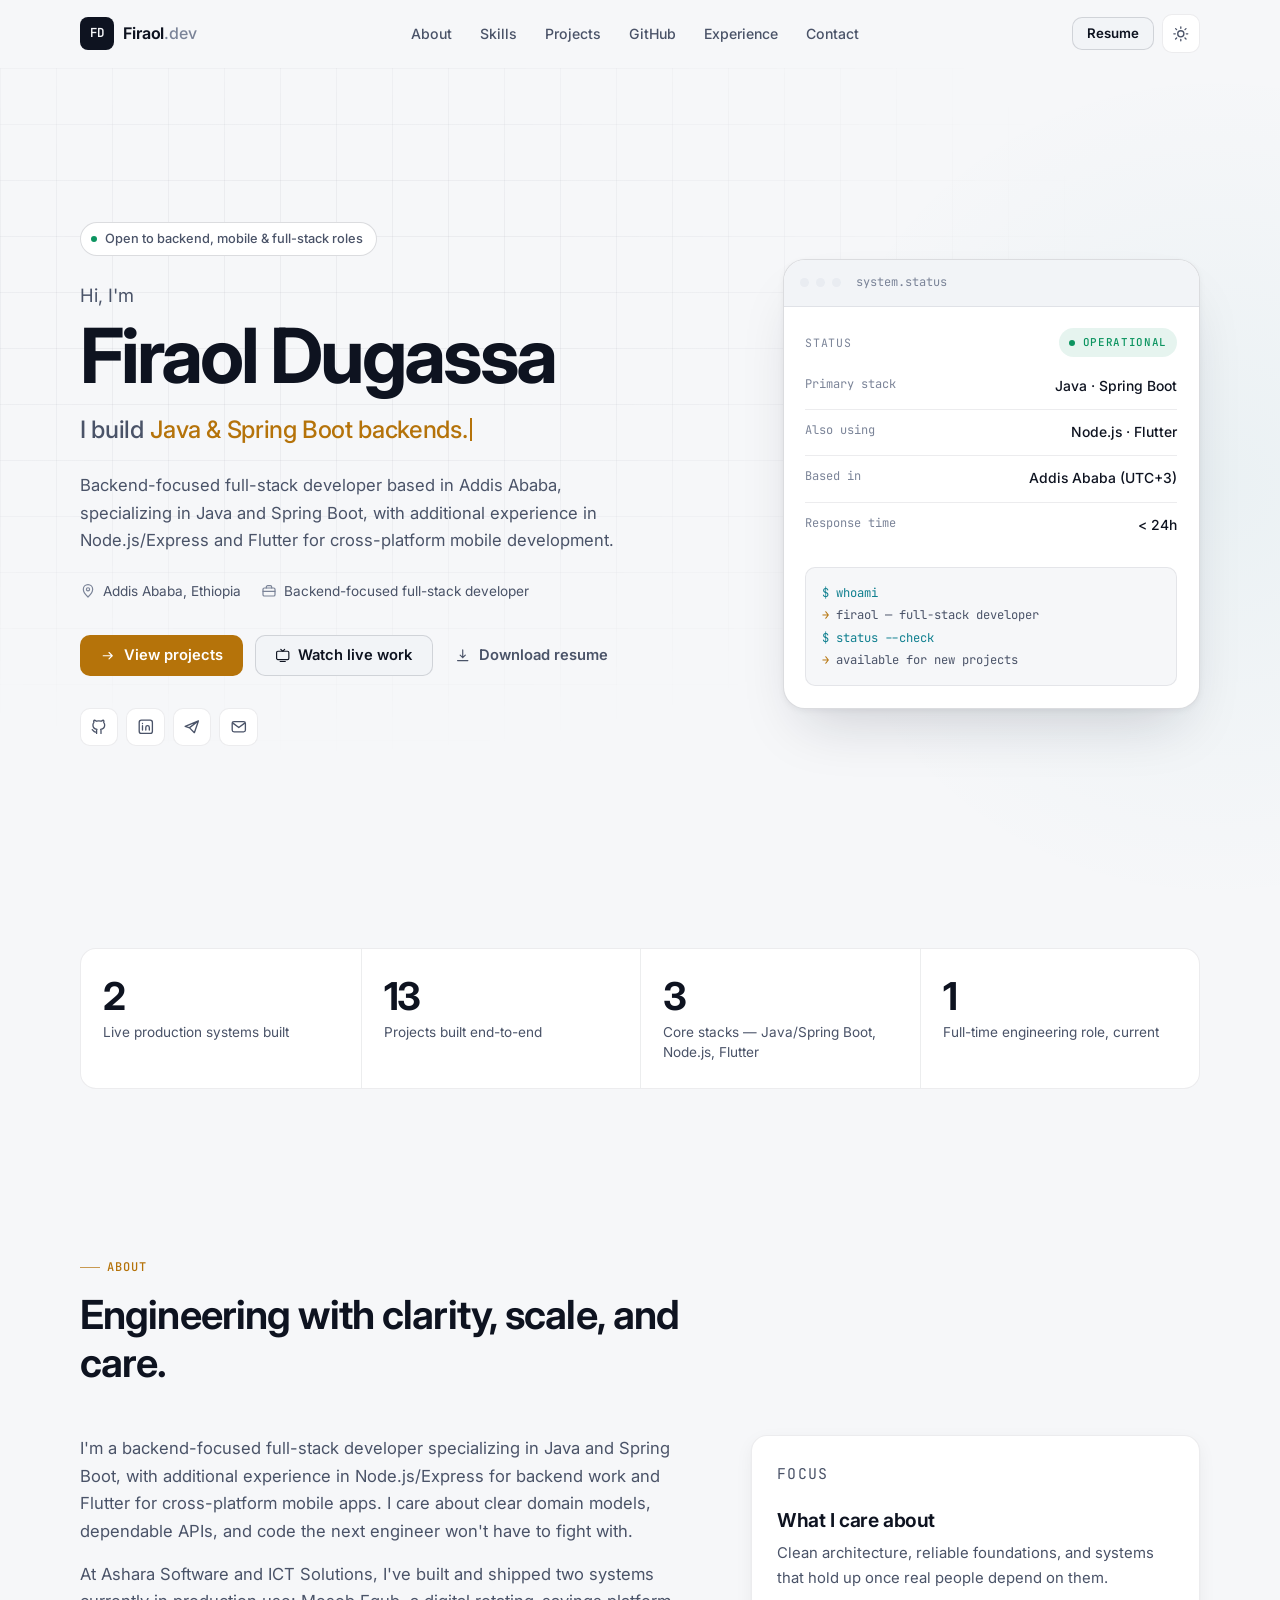
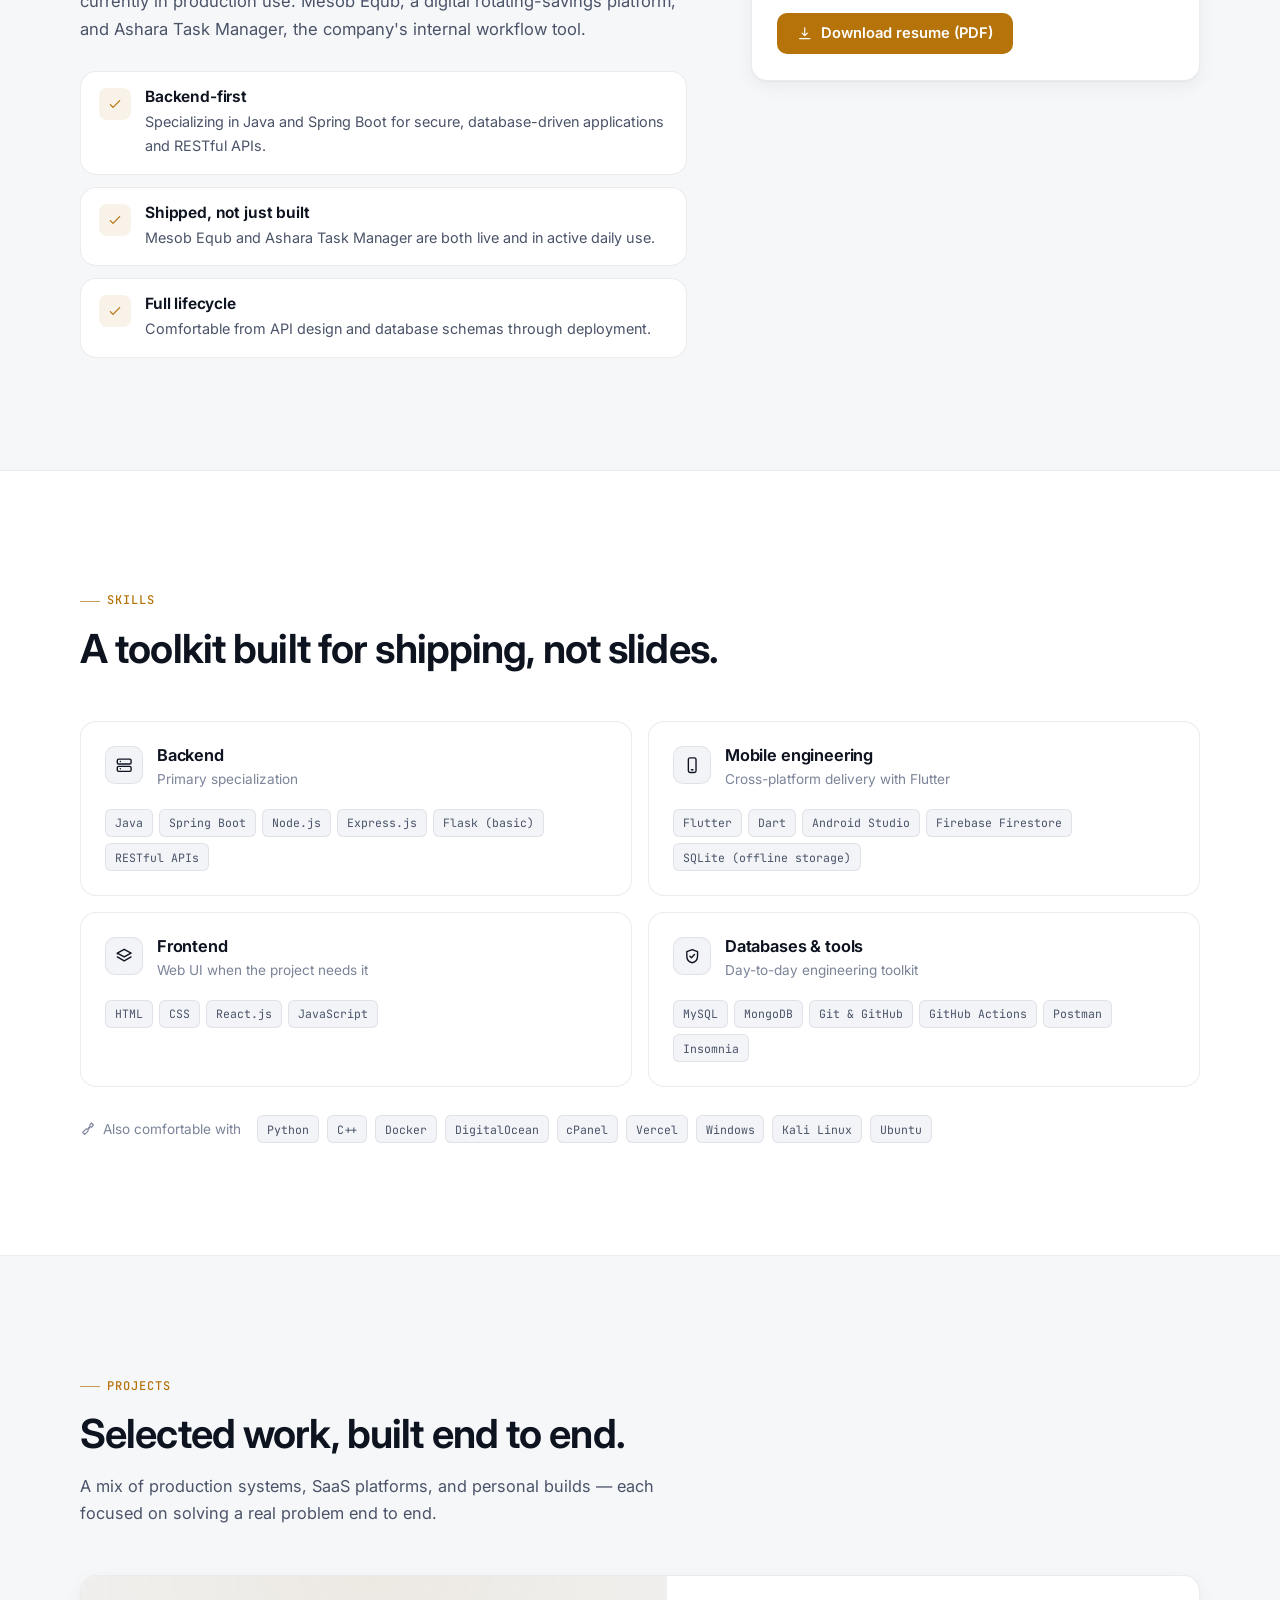
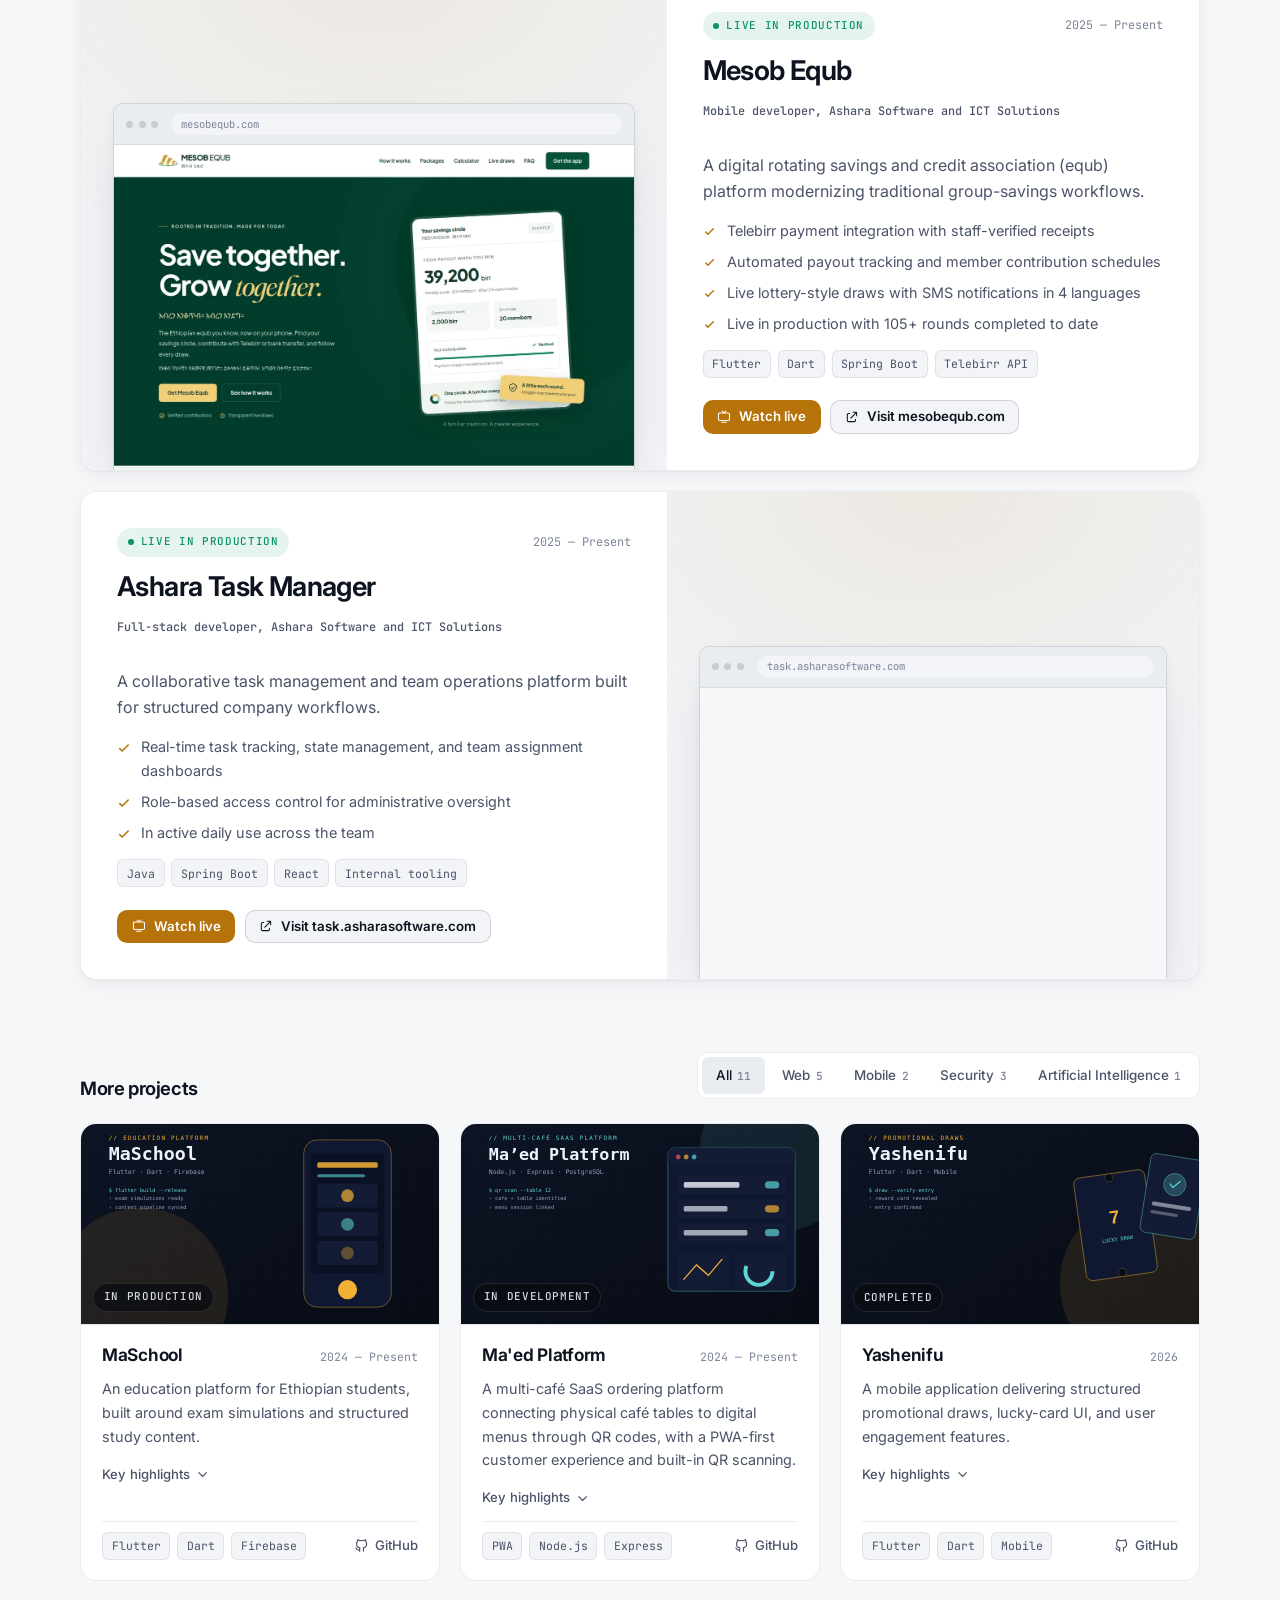
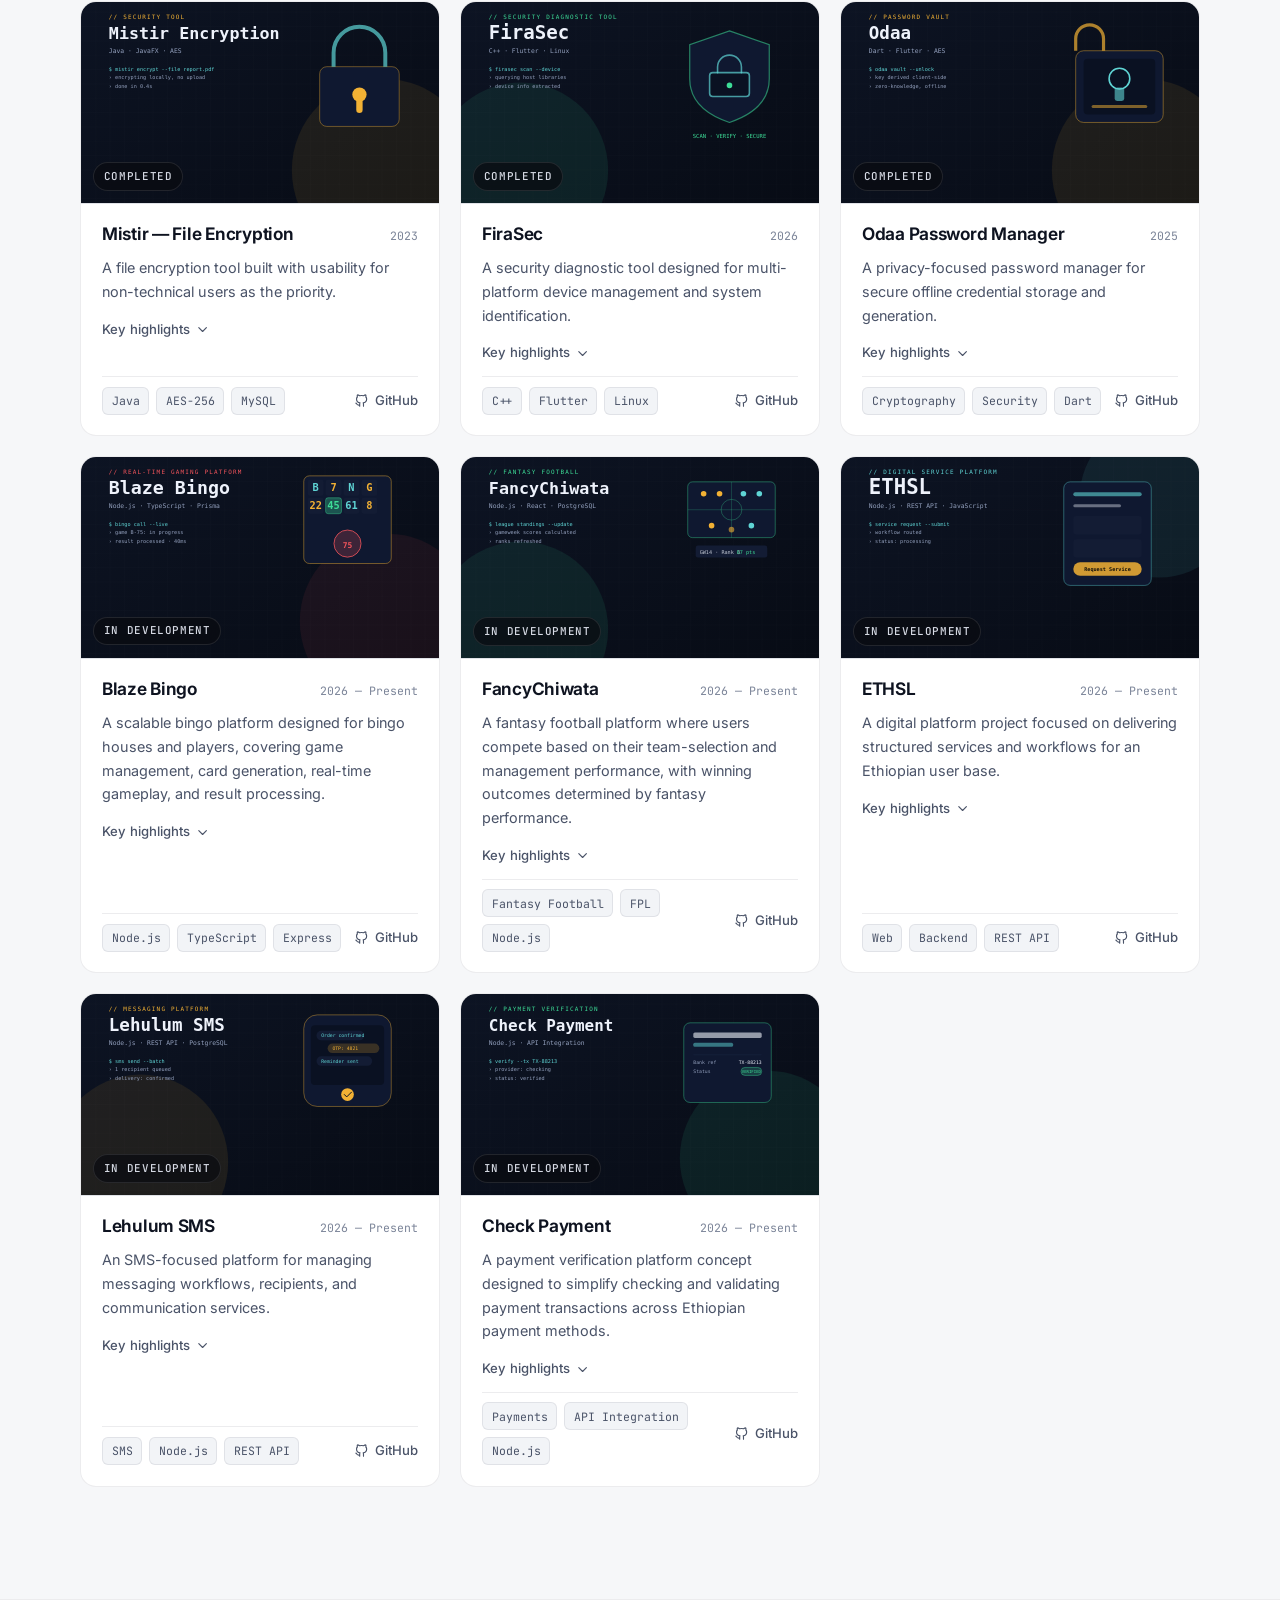
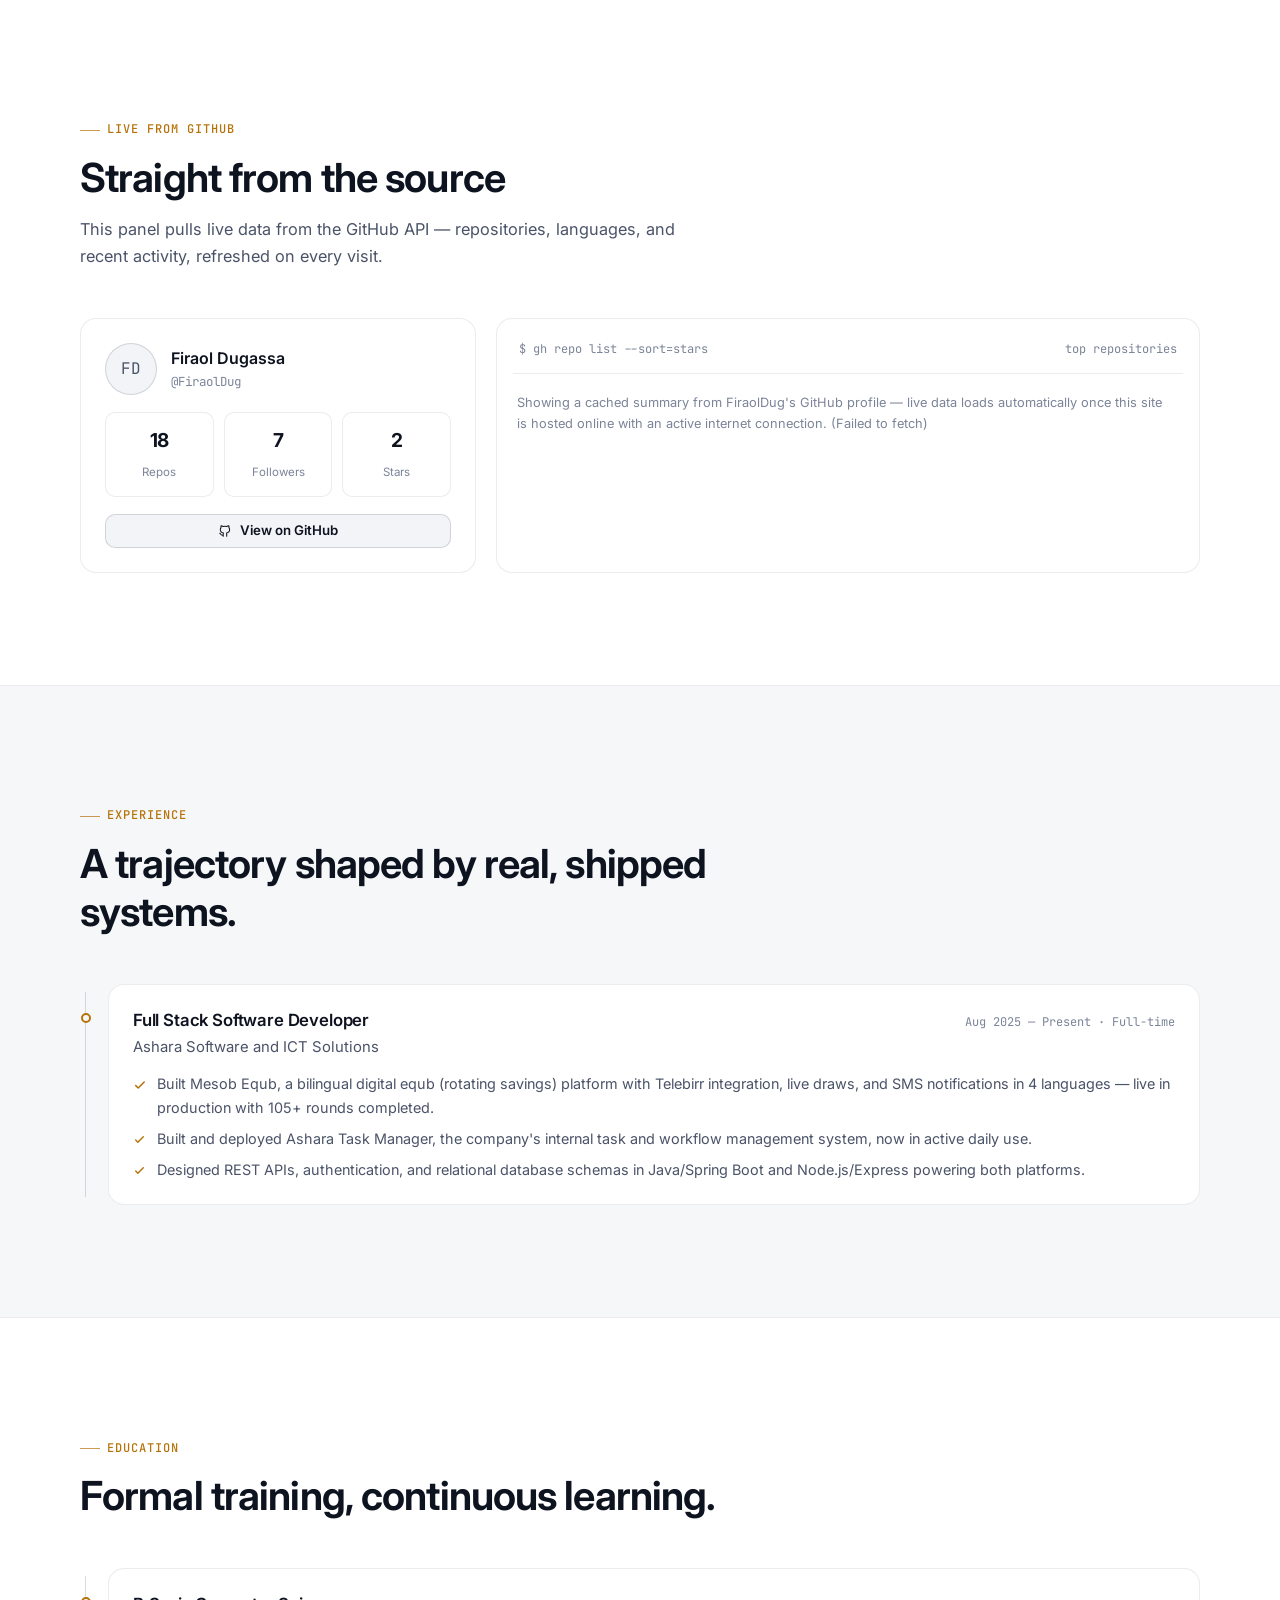
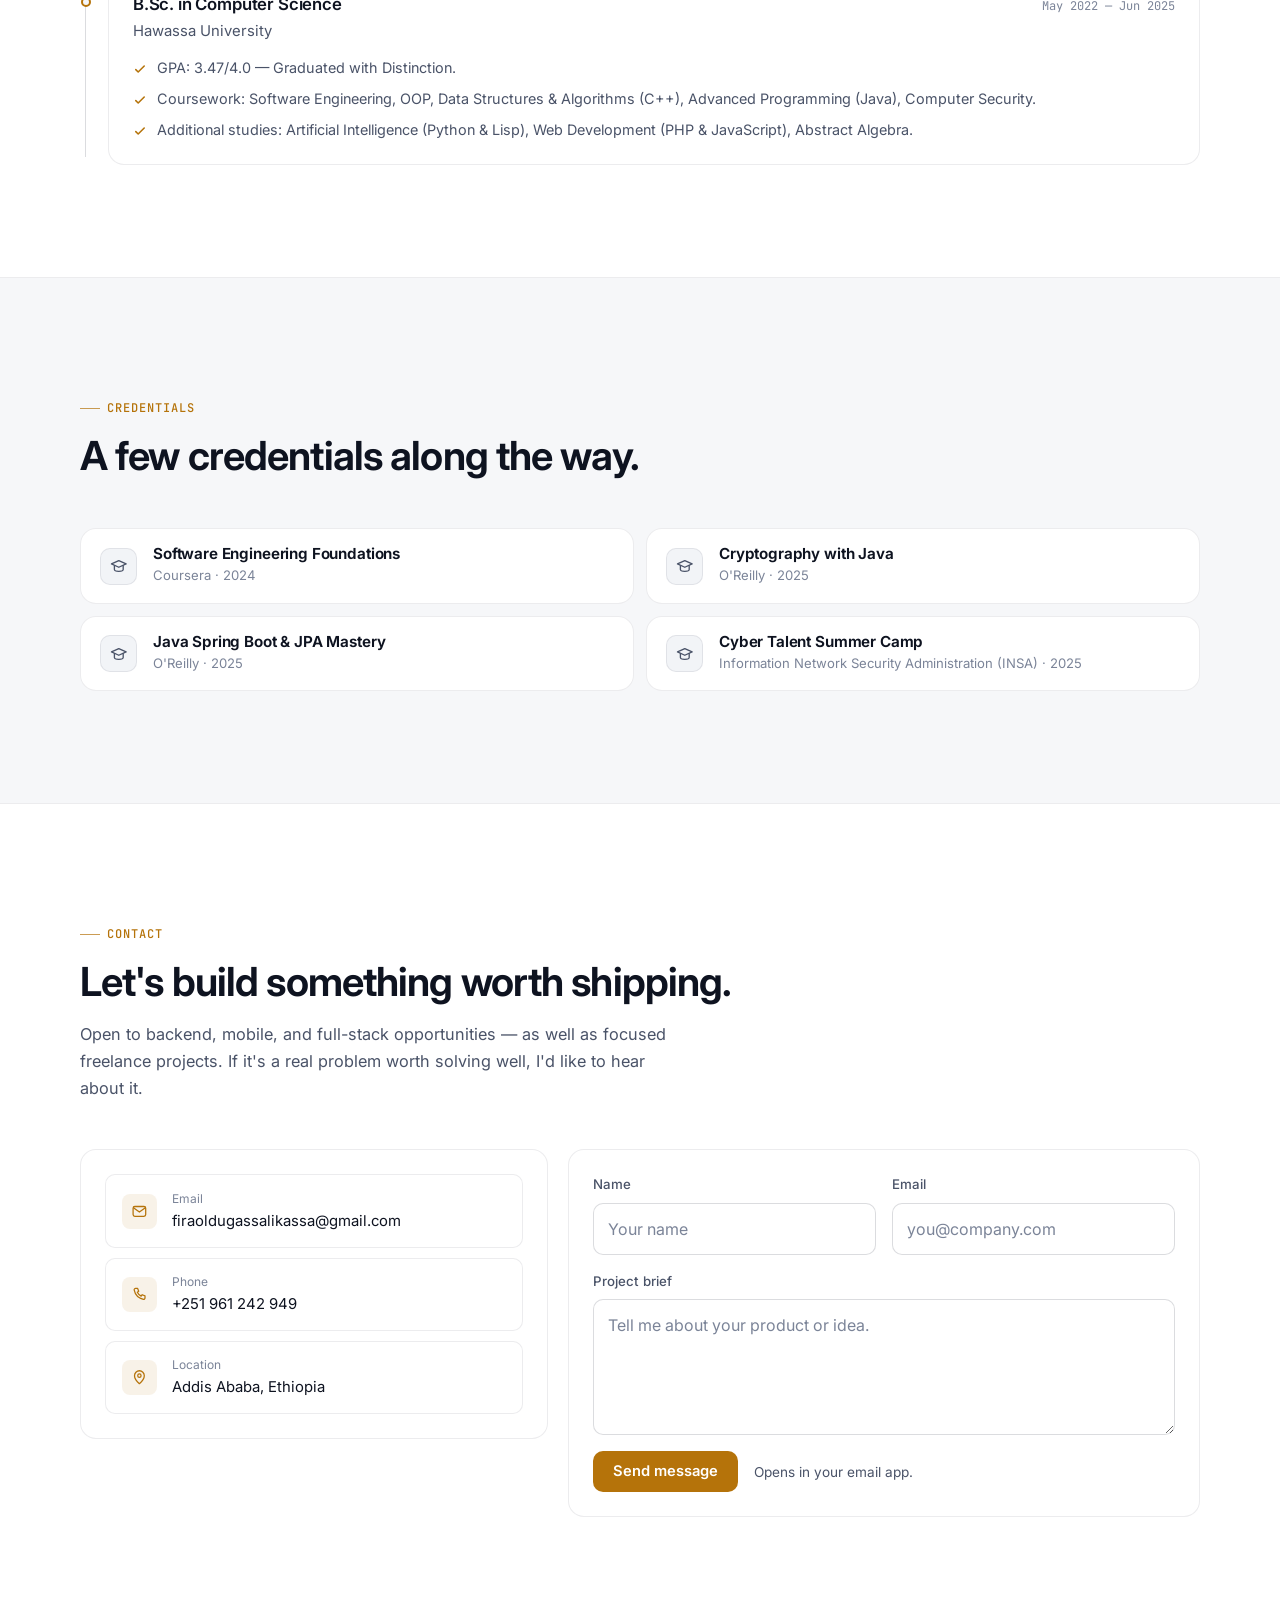
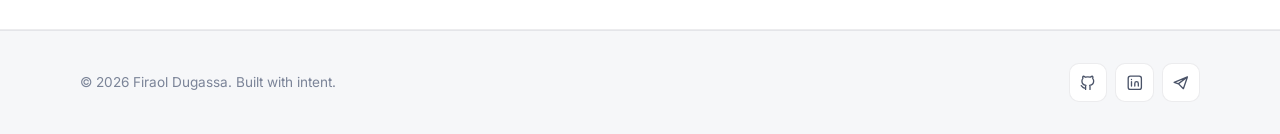
<file: site/index.html>
<!doctype html>
<html lang="en" data-theme="dark">
  <head>
    <meta charset="UTF-8" />
    <meta name="viewport" content="width=device-width, initial-scale=1, viewport-fit=cover" />
    <title>Firaol Dugassa — Software Engineer</title>
    <meta
      name="description"
      content="Firaol Dugassa is a backend-focused full-stack developer in Addis Ababa building production systems with Java, Spring Boot, Node.js, and Flutter."
    />
    <meta name="theme-color" content="#0a0c11" />
    <meta name="robots" content="index, follow" />
    <meta name="author" content="Firaol Dugassa" />
    <link rel="canonical" href="https://firaol.dev/" />

    <meta property="og:title" content="Firaol Dugassa — Software Engineer" />
    <meta
      property="og:description"
      content="Backend-focused full-stack developer building production systems with Java, Spring Boot, Node.js, and Flutter."
    />
    <meta property="og:type" content="website" />
    <meta property="og:url" content="https://firaol.dev/" />
    <meta property="og:image" content="https://firaol.dev/assets/og-image.png" />
    <meta property="og:image:width" content="1200" />
    <meta property="og:image:height" content="630" />
    <meta name="twitter:card" content="summary_large_image" />
    <meta name="twitter:title" content="Firaol Dugassa — Software Engineer" />
    <meta
      name="twitter:description"
      content="Backend-focused full-stack developer building production systems with Java, Spring Boot, Node.js, and Flutter."
    />
    <meta name="twitter:image" content="https://firaol.dev/assets/og-image.png" />

    <link rel="icon" type="image/svg+xml" href="assets/favicon.svg" />
    <link rel="apple-touch-icon" href="assets/favicon.svg" />

    <!-- Theme is applied before first paint so light-mode visitors never see a dark flash. -->
    <script>
      (function () {
        var d = document.documentElement, t = null;
        d.classList.add('js');
        try { t = localStorage.getItem('firaol_portfolio_theme'); } catch (e) {}
        if (t !== 'light' && t !== 'dark') t = matchMedia('(prefers-color-scheme: light)').matches ? 'light' : 'dark';
        d.setAttribute('data-theme', t);
      })();
    </script>

    <!-- Fonts load without blocking render; system fonts show until they arrive. -->
    <link rel="preconnect" href="https://fonts.googleapis.com" />
    <link rel="preconnect" href="https://fonts.gstatic.com" crossorigin />
    <link
      rel="preload"
      as="style"
      href="https://fonts.googleapis.com/css2?family=Inter:wght@400;500;600;700&family=JetBrains+Mono:wght@400;500;600&display=swap"
      onload="this.onload=null;this.rel='stylesheet'"
    />
    <noscript>
      <link
        rel="stylesheet"
        href="https://fonts.googleapis.com/css2?family=Inter:wght@400;500;600;700&family=JetBrains+Mono:wght@400;500;600&display=swap"
      />
    </noscript>

    <link rel="stylesheet" href="css/styles.css" />

    <script src="js/icons.js" defer></script>
    <script src="js/content.js" defer></script>
    <script src="js/github.js" defer></script>
    <script src="js/animations.js" defer></script>
    <script src="js/tv.js" defer></script>
    <script src="js/main.js" defer></script>

    <script type="application/ld+json">
      {
        "@context": "https://schema.org",
        "@type": "Person",
        "name": "Firaol Dugassa",
        "jobTitle": "Software Engineer",
        "url": "https://firaol.dev/",
        "email": "mailto:firaoldugassalikassa@gmail.com",
        "address": {
          "@type": "PostalAddress",
          "addressLocality": "Addis Ababa",
          "addressCountry": "ET"
        },
        "sameAs": [
          "https://github.com/FiraolDug",
          "https://www.linkedin.com/in/firaol-dugassa-dev84a913369",
          "https://t.me/firaol_dugassa"
        ]
      }
    </script>
  </head>
  <body>
    <a class="skip-link" href="#main-content">Skip to main content</a>

    <header class="header" id="header">
      <div class="header__blur" aria-hidden="true"></div>
      <div class="container header__container">
        <a class="header__brand" href="#hero" aria-label="Firaol Dugassa — home">
          <span class="header__brand-mark">FD</span>
          <span class="header__brand-text" id="brand-text">Firaol<span>.dev</span></span>
        </a>

        <nav class="nav" id="nav-menu" aria-label="Primary">
          <ul class="nav__list" id="nav-list"></ul>
        </nav>

        <div class="header__actions">
          <a class="btn btn--secondary btn--sm header__resume" id="header-resume" href="assets/resume/Firaol_Dugassa_Resume.pdf" download>Resume</a>
          <button class="icon-btn theme-toggle" id="theme-toggle" type="button" aria-label="Toggle color theme" aria-pressed="false">
            <svg class="icon-moon" viewBox="0 0 24 24" fill="none" stroke="currentColor" stroke-width="1.8" stroke-linecap="round" stroke-linejoin="round" aria-hidden="true">
              <path d="M20 14.5A8.5 8.5 0 1 1 9.5 4a7 7 0 0 0 10.5 10.5Z" />
            </svg>
            <svg class="icon-sun" viewBox="0 0 24 24" fill="none" stroke="currentColor" stroke-width="1.8" stroke-linecap="round" stroke-linejoin="round" aria-hidden="true">
              <circle cx="12" cy="12" r="4.2" />
              <path d="M12 2.5v2M12 19.5v2M4.9 4.9l1.4 1.4M17.7 17.7l1.4 1.4M2.5 12h2M19.5 12h2M4.9 19.1l1.4-1.4M17.7 6.3l1.4-1.4" />
            </svg>
          </button>
          <button class="icon-btn burger" id="burger-menu" type="button" aria-expanded="false" aria-controls="nav-menu" aria-label="Toggle navigation menu">
            <span></span><span></span><span></span>
          </button>
        </div>
      </div>
    </header>

    <main id="main-content">
      <!-- ================= HERO ================= -->
      <section class="hero" id="hero">
        <div class="hero__bg" aria-hidden="true"></div>
        <div class="container hero__grid">
          <div class="hero__content">
            <p class="hero__eyebrow" id="hero-eyebrow"></p>
            <p class="hero__greeting" id="hero-greeting"></p>
            <h1 class="hero__name" id="hero-name">Firaol Dugassa</h1>
            <div class="hero__role">
              <span id="hero-role-static"></span>
              <span class="hero__typing" id="hero-typing"></span>
            </div>
            <p class="hero__description" id="hero-description"></p>
            <div class="hero__meta" id="hero-meta"></div>
            <div class="hero__actions" id="hero-actions"></div>
            <div class="hero__socials" id="hero-socials"></div>
          </div>

          <div class="hero__visual" aria-hidden="true">
            <div class="console">
              <div class="console__bar">
                <span class="console__dot"></span><span class="console__dot"></span><span class="console__dot"></span>
                <span class="console__title" id="console-status-label"></span>
              </div>
              <div class="console__body">
                <div class="console__status">
                  <span class="console__status-label">STATUS</span>
                  <span class="badge badge--good" id="console-status"></span>
                </div>
                <div class="console__metrics" id="console-metrics"></div>
                <div class="console__log" id="console-log"></div>
              </div>
            </div>
          </div>
        </div>
      </section>

      <!-- ================= STATS ================= -->
      <section class="section section--tight" id="stats" aria-label="Quick facts">
        <div class="container">
          <div class="stats" id="stats-grid"></div>
        </div>
      </section>

      <!-- ================= ABOUT ================= -->
      <section class="section" id="about">
        <div class="container">
          <div class="section-head">
            <p class="eyebrow" id="about-eyebrow"></p>
            <h2 class="section-title" id="about-title"></h2>
          </div>
          <div class="about__grid" id="about-grid"></div>
        </div>
      </section>

      <!-- ================= SKILLS ================= -->
      <section class="section section--muted" id="skills">
        <div class="container">
          <div class="section-head">
            <p class="eyebrow" id="skills-eyebrow"></p>
            <h2 class="section-title" id="skills-title"></h2>
          </div>
          <div class="skills__grid" id="skills-grid"></div>
          <div class="tools-row" id="tools-row"></div>
        </div>
      </section>

      <!-- ================= PROJECTS ================= -->
      <section class="section" id="projects">
        <div class="container">
          <div class="section-head">
            <p class="eyebrow" id="projects-eyebrow"></p>
            <h2 class="section-title" id="projects-title"></h2>
            <p class="section-desc" id="projects-desc"></p>
          </div>

          <div class="projects__featured" id="projects-featured"></div>

          <div class="section-head section-head--spread projects__subhead">
            <h3>More projects</h3>
            <div class="filter-bar" id="project-filters" role="group" aria-label="Filter projects by category"></div>
          </div>
          <div class="projects__grid" id="projects-grid" aria-live="polite"></div>
        </div>
      </section>

      <!-- ================= GITHUB (live) ================= -->
      <section class="section section--muted" id="github">
        <div class="container">
          <div class="section-head">
            <p class="eyebrow" id="github-eyebrow"></p>
            <h2 class="section-title" id="github-title"></h2>
            <p class="section-desc" id="github-desc"></p>
          </div>
          <div class="gh-console">
            <div class="gh-profile card" id="gh-profile"></div>
            <div class="gh-repos card">
              <div class="gh-repos__header">
                <span>$ gh repo list --sort=stars</span>
                <span>top repositories</span>
              </div>
              <div class="gh-repo-list" id="gh-repo-list"></div>
            </div>
          </div>
        </div>
      </section>

      <!-- ================= EXPERIENCE ================= -->
      <section class="section" id="experience">
        <div class="container">
          <div class="section-head">
            <p class="eyebrow" id="experience-eyebrow"></p>
            <h2 class="section-title" id="experience-title"></h2>
          </div>
          <div class="timeline" id="experience-timeline"></div>
        </div>
      </section>

      <!-- ================= EDUCATION ================= -->
      <section class="section section--muted" id="education">
        <div class="container">
          <div class="section-head">
            <p class="eyebrow" id="education-eyebrow"></p>
            <h2 class="section-title" id="education-title"></h2>
          </div>
          <div class="timeline" id="education-timeline"></div>
        </div>
      </section>

      <!-- ================= CERTIFICATIONS ================= -->
      <section class="section" id="certifications">
        <div class="container">
          <div class="section-head">
            <p class="eyebrow">Credentials</p>
            <h2 class="section-title">A few credentials along the way.</h2>
          </div>
          <div class="certs__grid" id="certifications-grid"></div>
        </div>
      </section>

      <!-- ================= CONTACT ================= -->
      <section class="section section--muted" id="contact">
        <div class="container">
          <div class="section-head">
            <p class="eyebrow" id="contact-eyebrow"></p>
            <h2 class="section-title" id="contact-title"></h2>
            <p class="section-desc" id="contact-desc"></p>
          </div>
          <div class="contact__grid">
            <div class="contact-card card">
              <div class="contact-channels" id="contact-channels"></div>
            </div>

            <form class="form card" id="contact-form" novalidate>
              <div class="form__row">
                <div class="form__group">
                  <label class="form__label" for="contact-name">Name</label>
                  <input class="form__input" id="contact-name" name="name" type="text" required placeholder="Your name" autocomplete="name" />
                </div>
                <div class="form__group">
                  <label class="form__label" for="contact-email">Email</label>
                  <input class="form__input" id="contact-email" name="email" type="email" required placeholder="you@company.com" autocomplete="email" />
                </div>
              </div>
              <div class="form__group">
                <label class="form__label" for="contact-message">Project brief</label>
                <textarea class="form__input form__input--textarea" id="contact-message" name="message" required placeholder="Tell me about your product or idea."></textarea>
              </div>
              <div class="form__foot">
                <button class="btn btn--primary" type="submit">Send message</button>
                <p class="form__status" id="form-status" role="status" aria-live="polite">Opens in your email app.</p>
              </div>
            </form>
          </div>
        </div>
      </section>
    </main>

    <footer class="footer">
      <div class="container footer__container">
        <p class="footer__copy" id="footer-copy"></p>
        <div class="footer__socials" id="footer-socials"></div>
      </div>
    </footer>

    <button class="icon-btn back-to-top" id="back-to-top" type="button" aria-label="Back to top" tabindex="-1">
      <svg viewBox="0 0 24 24" fill="none" stroke="currentColor" stroke-width="1.8" stroke-linecap="round" stroke-linejoin="round" aria-hidden="true"><path d="m6 15 6-6 6 6" /></svg>
    </button>

    <!-- ================= LIVE PROJECT TV (filled by js/tv.js) ================= -->
    <dialog class="tv" id="tv" aria-label="Live project viewer">
      <div class="tv__set">
        <div class="tv__screen" id="tv-screen" data-device="desktop">
          <div class="tv__picture">
            <div class="tv__viewport" id="tv-viewport" tabindex="0" aria-label="Project preview — scroll to explore"></div>
          </div>
          <canvas class="tv__static" id="tv-static" width="320" height="180" aria-hidden="true"></canvas>
          <div class="tv__glass" aria-hidden="true"></div>
          <div class="tv__osd" id="tv-osd" aria-hidden="true"></div>
          <div class="tv__live" id="tv-live" aria-hidden="true"><i></i><span></span></div>
          <div class="tv__notice" id="tv-notice" hidden></div>
        </div>

        <div class="tv__chin">
          <div class="tv__brand">
            <span class="tv__led" aria-hidden="true"></span>
            <span class="tv__brand-name">FIRAOL·TV</span>
          </div>
          <div class="tv__url" id="tv-url"></div>
          <div class="tv__controls" id="tv-controls"></div>
        </div>
      </div>
      <nav class="tv__guide" id="tv-guide" aria-label="Channels"></nav>
      <p class="tv__hint"><kbd>←</kbd> <kbd>→</kbd> change channel · <kbd>1</kbd>–<kbd>9</kbd> jump · <kbd>D</kbd> device · <kbd>Esc</kbd> power off</p>
    </dialog>

    <!-- Site content. Source of truth is data/site-content.json — run scripts/sync-content.py after editing it. -->
    <script type="application/json" id="site-content-data">
{
  "site": {
    "title": "Firaol Dugassa — Software Engineer",
    "shortName": "Firaol",
    "domain": "firaol.dev"
  },
  "navigation": [
    {
      "label": "About",
      "href": "#about"
    },
    {
      "label": "Skills",
      "href": "#skills"
    },
    {
      "label": "Projects",
      "href": "#projects"
    },
    {
      "label": "GitHub",
      "href": "#github"
    },
    {
      "label": "Experience",
      "href": "#experience"
    },
    {
      "label": "Contact",
      "href": "#contact"
    }
  ],
  "hero": {
    "eyebrow": "Backend-focused full-stack developer",
    "greeting": "Hi, I'm",
    "name": "Firaol Dugassa",
    "roleStatic": "I build",
    "typingWords": [
      "Java & Spring Boot backends.",
      "cross-platform Flutter apps.",
      "digital savings platforms.",
      "internal company tools."
    ],
    "description": "Backend-focused full-stack developer based in Addis Ababa, specializing in Java and Spring Boot, with additional experience in Node.js/Express and Flutter for cross-platform mobile development.",
    "location": "Addis Ababa, Ethiopia",
    "availability": "Open to backend, mobile & full-stack roles",
    "actions": [
      {
        "label": "View projects",
        "href": "#projects",
        "variant": "primary"
      },
      {
        "label": "Watch live work",
        "href": "#projects",
        "variant": "secondary",
        "tv": true
      },
      {
        "label": "Download resume",
        "href": "assets/resume/Firaol_Dugassa_Resume.pdf",
        "variant": "ghost",
        "download": true
      }
    ],
    "socials": [
      {
        "label": "GitHub",
        "href": "https://github.com/FiraolDug",
        "icon": "github"
      },
      {
        "label": "LinkedIn",
        "href": "https://www.linkedin.com/in/firaol-dugassa-dev84a913369",
        "icon": "linkedin"
      },
      {
        "label": "Telegram",
        "href": "https://t.me/firaol_dugassa",
        "icon": "telegram"
      },
      {
        "label": "Email",
        "href": "mailto:firaoldugassalikassa@gmail.com",
        "icon": "mail"
      }
    ],
    "console": {
      "label": "system.status",
      "status": "OPERATIONAL",
      "metrics": [
        {
          "label": "Primary stack",
          "value": "Java · Spring Boot"
        },
        {
          "label": "Also using",
          "value": "Node.js · Flutter"
        },
        {
          "label": "Based in",
          "value": "Addis Ababa (UTC+3)"
        },
        {
          "label": "Response time",
          "value": "< 24h"
        }
      ],
      "log": [
        "$ whoami",
        "firaol — full-stack developer",
        "$ status --check",
        "available for new projects"
      ]
    }
  },
  "stats": [
    {
      "value": 2,
      "suffix": "",
      "label": "Live production systems built"
    },
    {
      "value": 13,
      "suffix": "",
      "label": "Projects built end-to-end"
    },
    {
      "value": 3,
      "suffix": "",
      "label": "Core stacks — Java/Spring Boot, Node.js, Flutter"
    },
    {
      "value": 1,
      "suffix": "",
      "label": "Full-time engineering role, current"
    }
  ],
  "github": {
    "username": "FiraolDug",
    "eyebrow": "Live from GitHub",
    "title": "Straight from the source",
    "description": "This panel pulls live data from the GitHub API — repositories, languages, and recent activity, refreshed on every visit.",
    "fallback": {
      "repos": "18",
      "followers": "7",
      "stars": "2",
      "note": "Showing a cached summary from FiraolDug's GitHub profile — live data loads automatically once this site is hosted online with an active internet connection."
    }
  },
  "about": {
    "eyebrow": "About",
    "title": "Engineering with clarity, scale, and care.",
    "paragraphs": [
      "I'm a backend-focused full-stack developer specializing in Java and Spring Boot, with additional experience in Node.js/Express for backend work and Flutter for cross-platform mobile apps. I care about clear domain models, dependable APIs, and code the next engineer won't have to fight with.",
      "At Ashara Software and ICT Solutions, I've built and shipped two systems currently in production use: Mesob Equb, a digital rotating-savings platform, and Ashara Task Manager, the company's internal workflow tool."
    ],
    "highlights": [
      {
        "title": "Backend-first",
        "detail": "Specializing in Java and Spring Boot for secure, database-driven applications and RESTful APIs."
      },
      {
        "title": "Shipped, not just built",
        "detail": "Mesob Equb and Ashara Task Manager are both live and in active daily use."
      },
      {
        "title": "Full lifecycle",
        "detail": "Comfortable from API design and database schemas through deployment."
      }
    ],
    "focus": {
      "title": "What I care about",
      "description": "Clean architecture, reliable foundations, and systems that hold up once real people depend on them."
    },
    "resumeHref": "assets/resume/Firaol_Dugassa_Resume.pdf",
    "resumeLabel": "Download resume (PDF)"
  },
  "skills": {
    "eyebrow": "Skills",
    "title": "A toolkit built for shipping, not slides.",
    "categories": [
      {
        "icon": "server",
        "title": "Backend",
        "meta": "Primary specialization",
        "items": [
          "Java",
          "Spring Boot",
          "Node.js",
          "Express.js",
          "Flask (basic)",
          "RESTful APIs"
        ]
      },
      {
        "icon": "smartphone",
        "title": "Mobile engineering",
        "meta": "Cross-platform delivery with Flutter",
        "items": [
          "Flutter",
          "Dart",
          "Android Studio",
          "Firebase Firestore",
          "SQLite (offline storage)"
        ]
      },
      {
        "icon": "layers",
        "title": "Frontend",
        "meta": "Web UI when the project needs it",
        "items": [
          "HTML",
          "CSS",
          "React.js",
          "JavaScript"
        ]
      },
      {
        "icon": "shield",
        "title": "Databases & tools",
        "meta": "Day-to-day engineering toolkit",
        "items": [
          "MySQL",
          "MongoDB",
          "Git & GitHub",
          "GitHub Actions",
          "Postman",
          "Insomnia"
        ]
      }
    ],
    "tools": [
      "Python",
      "C++",
      "Docker",
      "DigitalOcean",
      "cPanel",
      "Vercel",
      "Windows",
      "Kali Linux",
      "Ubuntu"
    ]
  },
  "projects": {
    "eyebrow": "Projects",
    "title": "Selected work, built end to end.",
    "description": "A mix of production systems, SaaS platforms, and personal builds — each focused on solving a real problem end to end.",
    "filters": [
      {
        "label": "All",
        "value": "all"
      },
      {
        "label": "Web",
        "value": "web"
      },
      {
        "label": "Mobile",
        "value": "mobile"
      },
      {
        "label": "Security",
        "value": "security"
      },
      {
        "label": "Artificial Intelligence",
        "value": "ai"
      }
    ],
    "items": [
      {
        "title": "Mesob Equb",
        "category": "mobile",
        "active": true,
        "status": "Live in production",
        "period": "2025 — Present",
        "summary": "A digital rotating savings and credit association (equb) platform modernizing traditional group-savings workflows.",
        "role": "Mobile developer, Ashara Software and ICT Solutions",
        "highlights": [
          "Telebirr payment integration with staff-verified receipts",
          "Automated payout tracking and member contribution schedules",
          "Live lottery-style draws with SMS notifications in 4 languages",
          "Live in production with 105+ rounds completed to date"
        ],
        "tags": [
          "Flutter",
          "Dart",
          "Spring Boot",
          "Telebirr API"
        ],
        "links": [],
        "image": "assets/projects/mesob-equb.svg",
        "featured": true,
        "live": {
          "url": "https://mesobequb.com",
          "embed": false,
          "snapshots": {
            "desktop": "assets/live/mesob-equb-desktop.webp",
            "mobile": "assets/live/mesob-equb-mobile.webp"
          }
        }
      },
      {
        "title": "Ashara Task Manager",
        "category": "web",
        "active": true,
        "status": "Live in production",
        "period": "2025 — Present",
        "summary": "A collaborative task management and team operations platform built for structured company workflows.",
        "role": "Full-stack developer, Ashara Software and ICT Solutions",
        "highlights": [
          "Real-time task tracking, state management, and team assignment dashboards",
          "Role-based access control for administrative oversight",
          "In active daily use across the team"
        ],
        "tags": [
          "Java",
          "Spring Boot",
          "React",
          "Internal tooling"
        ],
        "links": [],
        "image": "assets/projects/ashara-task-manager.svg",
        "featured": true,
        "live": {
          "url": "https://task.asharasoftware.com",
          "embed": false,
          "snapshots": {
            "desktop": "assets/live/ashara-task-manager-desktop.webp",
            "mobile": "assets/live/ashara-task-manager-mobile.webp"
          }
        }
      },
      {
        "title": "MaSchool",
        "category": "mobile",
        "active": true,
        "status": "In production",
        "period": "2024 — Present",
        "summary": "An education platform for Ethiopian students, built around exam simulations and structured study content.",
        "role": "Sole mobile & backend developer",
        "highlights": [
          "Cross-platform Flutter app used by students preparing for national exams",
          "Content pipeline for structured exam simulations and study material",
          "Designed for low-bandwidth, multi-device access"
        ],
        "tags": [
          "Flutter",
          "Dart",
          "Firebase",
          "Mobile"
        ],
        "links": [
          {
            "label": "GitHub",
            "href": "https://github.com/FiraolDug"
          }
        ],
        "image": "assets/projects/maschool.svg"
      },
      {
        "title": "Ma'ed Platform",
        "category": "web",
        "active": true,
        "status": "In development",
        "period": "2024 — Present",
        "summary": "A multi-café SaaS ordering platform connecting physical café tables to digital menus through QR codes, with a PWA-first customer experience and built-in QR scanning.",
        "role": "Full-stack developer",
        "highlights": [
          "Unique table QR codes automatically identify the café and table and open the correct digital menu",
          "First-time customers can enter through any phone QR scanner, then optionally install the Ma'ed PWA from the menu",
          "Installed users can scan new café table QR codes directly inside Ma'ed and switch café/table sessions",
          "Café dashboard for tables, menus, orders, staff operations, analytics, trials, and subscriptions",
          "Initial go-to-market target of 205 cafés across Addis Ababa, Adama, Hawassa, and Bedele with a one-month free trial"
        ],
        "tags": [
          "PWA",
          "Node.js",
          "Express",
          "PostgreSQL",
          "QR",
          "SaaS"
        ],
        "links": [
          {
            "label": "GitHub",
            "href": "https://github.com/FiraolDug"
          }
        ],
        "image": "assets/projects/maed.svg"
      },
      {
        "title": "Yashenifu",
        "category": "mobile",
        "active": true,
        "status": "Completed",
        "period": "2026",
        "summary": "A mobile application delivering structured promotional draws, lucky-card UI, and user engagement features.",
        "role": "Mobile developer",
        "highlights": [
          "Custom UI components for draw lists and interactive reward cards",
          "Smooth layout transitions tuned for mobile displays",
          "Integrated backend endpoints for verified user participation"
        ],
        "tags": [
          "Flutter",
          "Dart",
          "Mobile",
          "UI/UX"
        ],
        "links": [
          {
            "label": "GitHub",
            "href": "https://github.com/FiraolDug"
          }
        ],
        "image": "assets/projects/yashenifu.svg"
      },
      {
        "title": "Mistir — File Encryption",
        "category": "security",
        "active": true,
        "status": "Completed",
        "period": "2023",
        "summary": "A file encryption tool built with usability for non-technical users as the priority.",
        "role": "Solo project",
        "highlights": [
          "AES-256 based file encryption for protecting sensitive data",
          "File compression before encryption to reduce storage footprint",
          "MySQL integration for configuration and metadata management"
        ],
        "tags": [
          "Java",
          "AES-256",
          "MySQL",
          "Cryptography"
        ],
        "links": [
          {
            "label": "GitHub",
            "href": "https://github.com/FiraolDug/mistir-file-encryption-software.git"
          }
        ],
        "image": "assets/projects/mistir.svg"
      },
      {
        "title": "FiraSec",
        "category": "security",
        "active": true,
        "status": "Completed",
        "period": "2026",
        "summary": "A security diagnostic tool designed for multi-platform device management and system identification.",
        "role": "Lead developer",
        "highlights": [
          "Low-level hardware queries using specialized host libraries",
          "Responsive workstation interface for system diagnostic monitoring",
          "Device info extraction across connected mobile clients"
        ],
        "tags": [
          "C++",
          "Flutter",
          "Linux",
          "Security"
        ],
        "links": [
          {
            "label": "GitHub",
            "href": "https://github.com/FiraolDug"
          }
        ],
        "image": "assets/projects/firasec.svg"
      },
      {
        "title": "Odaa Password Manager",
        "category": "security",
        "active": true,
        "status": "Completed",
        "period": "2025",
        "summary": "A privacy-focused password manager for secure offline credential storage and generation.",
        "role": "Solo project",
        "highlights": [
          "Zero-knowledge architecture with client-side master-key derivation",
          "Local encrypted vault storage using AES",
          "Built-in password strength analyzer and secure random generator"
        ],
        "tags": [
          "Cryptography",
          "Security",
          "Dart",
          "Flutter"
        ],
        "links": [
          {
            "label": "GitHub",
            "href": "https://github.com/FiraolDug"
          }
        ],
        "image": "assets/projects/odaa.svg"
      },
      {
        "title": "Blaze Bingo",
        "category": "web",
        "active": true,
        "status": "In development",
        "period": "2026 — Present",
        "summary": "A scalable bingo platform designed for bingo houses and players, covering game management, card generation, real-time gameplay, and result processing.",
        "role": "Full-stack developer",
        "highlights": [
          "Bingo house and player workflows with role-aware game management",
          "Real-time Bingo 75 gameplay and automated card/result processing",
          "Node.js, TypeScript, Express, Prisma, PostgreSQL, React, and Flutter-based components",
          "Designed with high-concurrency operation and fast game-result processing in mind"
        ],
        "tags": [
          "Node.js",
          "TypeScript",
          "Express",
          "Prisma",
          "PostgreSQL",
          "React",
          "Flutter"
        ],
        "links": [
          {
            "label": "GitHub",
            "href": "https://github.com/FiraolDug"
          }
        ],
        "image": "assets/projects/blaze-bingo.svg"
      },
      {
        "title": "FancyChiwata",
        "category": "web",
        "active": true,
        "status": "In development",
        "period": "2026 — Present",
        "summary": "A fantasy football platform where users compete based on their team-selection and management performance, with winning outcomes determined by fantasy performance.",
        "role": "Full-stack developer",
        "highlights": [
          "Fantasy Premier League-style team selection and management experience",
          "Performance-based scoring and ranking system",
          "Designed around competitive leagues, player performance, and transparent results",
          "Built to make fantasy football competition simple and engaging"
        ],
        "tags": [
          "Fantasy Football",
          "FPL",
          "Node.js",
          "React",
          "PostgreSQL"
        ],
        "links": [
          {
            "label": "GitHub",
            "href": "https://github.com/FiraolDug"
          }
        ],
        "image": "assets/projects/fancychiwata.svg"
      },
      {
        "title": "ETHSL",
        "category": "ai",
        "active": true,
        "status": "In development",
        "period": "2026 — Present",
        "summary": "A digital platform project focused on delivering structured services and workflows for an Ethiopian user base.",
        "role": "Full-stack developer",
        "highlights": [
          "Designed as a structured digital service platform",
          "Backend-driven workflows and API integration",
          "Responsive web experience for accessible multi-device use"
        ],
        "tags": [
          "Web",
          "Backend",
          "REST API",
          "JavaScript"
        ],
        "links": [
          {
            "label": "GitHub",
            "href": "https://github.com/FiraolDug"
          }
        ],
        "image": "assets/projects/ethsl.svg"
      },
      {
        "title": "Lehulum SMS",
        "category": "web",
        "active": true,
        "status": "In development",
        "period": "2026 — Present",
        "summary": "An SMS-focused platform for managing messaging workflows, recipients, and communication services.",
        "role": "Full-stack developer",
        "highlights": [
          "Centralized SMS communication workflows",
          "Recipient and message management",
          "Backend-oriented architecture for reliable messaging integration",
          "Designed for organizations that need structured outbound communication"
        ],
        "tags": [
          "SMS",
          "Node.js",
          "REST API",
          "PostgreSQL"
        ],
        "links": [
          {
            "label": "GitHub",
            "href": "https://github.com/FiraolDug"
          }
        ],
        "image": "assets/projects/lehulum-sms.svg"
      },
      {
        "title": "Check Payment",
        "category": "web",
        "active": true,
        "status": "In development",
        "period": "2026 — Present",
        "summary": "A payment verification platform concept designed to simplify checking and validating payment transactions across Ethiopian payment methods.",
        "role": "Full-stack developer",
        "highlights": [
          "Designed around payment verification and transaction-status checking",
          "Architecture intended to support multiple Ethiopian banks and payment providers",
          "Provider integrations isolated behind a unified verification layer",
          "Focus on secure transaction verification and simple API integration"
        ],
        "tags": [
          "Payments",
          "API Integration",
          "Node.js",
          "Security",
          "Ethiopia"
        ],
        "links": [
          {
            "label": "GitHub",
            "href": "https://github.com/FiraolDug"
          }
        ],
        "image": "assets/projects/check-payment.svg"
      }
    ]
  },
  "experience": {
    "eyebrow": "Experience",
    "title": "A trajectory shaped by real, shipped systems.",
    "items": [
      {
        "title": "Full Stack Software Developer",
        "company": "Ashara Software and ICT Solutions",
        "period": "Aug 2025 — Present",
        "type": "Full-time",
        "points": [
          "Built Mesob Equb, a bilingual digital equb (rotating savings) platform with Telebirr integration, live draws, and SMS notifications in 4 languages — live in production with 105+ rounds completed.",
          "Built and deployed Ashara Task Manager, the company's internal task and workflow management system, now in active daily use.",
          "Designed REST APIs, authentication, and relational database schemas in Java/Spring Boot and Node.js/Express powering both platforms."
        ]
      }
    ]
  },
  "education": {
    "eyebrow": "Education",
    "title": "Formal training, continuous learning.",
    "items": [
      {
        "title": "B.Sc. in Computer Science",
        "company": "Hawassa University",
        "period": "May 2022 — Jun 2025",
        "points": [
          "GPA: 3.47/4.0 — Graduated with Distinction.",
          "Coursework: Software Engineering, OOP, Data Structures & Algorithms (C++), Advanced Programming (Java), Computer Security.",
          "Additional studies: Artificial Intelligence (Python & Lisp), Web Development (PHP & JavaScript), Abstract Algebra."
        ]
      }
    ],
    "certifications": [
      {
        "title": "Software Engineering Foundations",
        "issuer": "Coursera",
        "period": "2024"
      },
      {
        "title": "Cryptography with Java",
        "issuer": "O'Reilly",
        "period": "2025"
      },
      {
        "title": "Java Spring Boot & JPA Mastery",
        "issuer": "O'Reilly",
        "period": "2025"
      },
      {
        "title": "Cyber Talent Summer Camp",
        "issuer": "Information Network Security Administration (INSA)",
        "period": "2025"
      }
    ]
  },
  "contact": {
    "eyebrow": "Contact",
    "title": "Let's build something worth shipping.",
    "description": "Open to backend, mobile, and full-stack opportunities — as well as focused freelance projects. If it's a real problem worth solving well, I'd like to hear about it.",
    "channels": [
      {
        "label": "Email",
        "value": "firaoldugassalikassa@gmail.com",
        "href": "mailto:firaoldugassalikassa@gmail.com",
        "icon": "mail"
      },
      {
        "label": "Phone",
        "value": "+251 961 242 949",
        "href": "tel:+251961242949",
        "icon": "phone"
      },
      {
        "label": "Location",
        "value": "Addis Ababa, Ethiopia",
        "href": null,
        "icon": "pin"
      }
    ]
  },
  "footer": {
    "copy": "Firaol Dugassa. Built with intent.",
    "socials": [
      {
        "label": "GitHub",
        "href": "https://github.com/FiraolDug"
      },
      {
        "label": "LinkedIn",
        "href": "https://www.linkedin.com/in/firaol-dugassa-dev84a913369"
      },
      {
        "label": "Telegram",
        "href": "https://t.me/firaol_dugassa"
      }
    ]
  }
}

    </script>
  </body>
</html>
</file>
<file: site/css/styles.css>
/* ==========================================================================
   firaol.dev — single stylesheet (one render-blocking request).
   Sections: tokens · base · layout · buttons · header · hero · stats ·
   about · skills · projects · github · timeline · contact · footer ·
   tv (live project viewer) · motion · responsive · print
   ========================================================================== */

/* ---------------------------------- Tokens -------------------------------- */
:root {
  --bg: #0a0c11;
  --bg-raised: #0e1118;
  --surface: #12151d;
  --surface-2: #171b25;
  --surface-3: #1d2230;
  --border: rgba(255, 255, 255, 0.07);
  --border-strong: rgba(255, 255, 255, 0.13);
  --text: #eceef4;
  --text-muted: #a0a7b8;
  --text-dim: #6b7285;

  --accent: #f2b134;
  --accent-strong: #ffc85a;
  --accent-soft: rgba(242, 177, 52, 0.12);
  --accent-ink: #171106;
  --info: #6cc7d6;
  --good: #3fd69a;
  --good-soft: rgba(63, 214, 154, 0.12);
  --danger: #f2545b;

  --shadow-sm: 0 1px 2px rgba(0, 0, 0, 0.3), 0 6px 20px rgba(0, 0, 0, 0.22);
  --shadow-lg: 0 2px 6px rgba(0, 0, 0, 0.3), 0 30px 70px -20px rgba(0, 0, 0, 0.6);
  --glow: radial-gradient(600px circle at 15% -10%, rgba(242, 177, 52, 0.09), transparent 60%),
          radial-gradient(700px circle at 95% 5%, rgba(108, 199, 214, 0.06), transparent 60%);

  --radius-xs: 6px;
  --radius-sm: 10px;
  --radius-md: 16px;
  --radius-lg: 22px;
  --radius-pill: 999px;

  --ease: cubic-bezier(0.22, 1, 0.36, 1);
  --dur-fast: 150ms;
  --dur: 260ms;
  --dur-slow: 520ms;

  --font-sans: 'Inter', system-ui, -apple-system, 'Segoe UI', Roboto, sans-serif;
  --font-mono: 'JetBrains Mono', ui-monospace, 'SFMono-Regular', Menlo, Consolas, monospace;

  --container: 1200px;
  --gutter: clamp(1rem, 4vw, 2.5rem);
  --header-h: 68px;
  color-scheme: dark;
}

[data-theme='light'] {
  --bg: #f6f7f9;
  --bg-raised: #ffffff;
  --surface: #ffffff;
  --surface-2: #f2f4f7;
  --surface-3: #e9ecf1;
  --border: rgba(15, 23, 42, 0.08);
  --border-strong: rgba(15, 23, 42, 0.15);
  --text: #0e1320;
  --text-muted: #4a5368;
  --text-dim: #7b8498;

  --accent: #b5730a;
  --accent-strong: #925c05;
  --accent-soft: rgba(181, 115, 10, 0.09);
  --accent-ink: #ffffff;
  --info: #0f7f8f;
  --good: #0c9460;
  --good-soft: rgba(12, 148, 96, 0.1);
  --danger: #cc3940;

  --shadow-sm: 0 1px 2px rgba(15, 23, 42, 0.05), 0 6px 18px rgba(15, 23, 42, 0.05);
  --shadow-lg: 0 2px 6px rgba(15, 23, 42, 0.05), 0 30px 60px -20px rgba(15, 23, 42, 0.18);
  --glow: radial-gradient(600px circle at 15% -10%, rgba(181, 115, 10, 0.07), transparent 60%),
          radial-gradient(700px circle at 95% 5%, rgba(15, 127, 143, 0.05), transparent 60%);
  color-scheme: light;
}

/* ---------------------------------- Base ---------------------------------- */
*, *::before, *::after { box-sizing: border-box; }
html { scroll-behavior: smooth; scroll-padding-top: calc(var(--header-h) + 12px); -webkit-text-size-adjust: 100%; }
body {
  margin: 0;
  min-width: 320px;
  font-family: var(--font-sans);
  font-size: 16px;
  line-height: 1.65;
  color: var(--text);
  background: var(--glow), var(--bg);
  background-repeat: no-repeat;
  overflow-x: hidden;
  -webkit-font-smoothing: antialiased;
  text-rendering: optimizeLegibility;
}
img, svg { max-width: 100%; display: block; }
a { color: inherit; text-decoration: none; }
button, input, textarea { font: inherit; color: inherit; }
button { cursor: pointer; }
ul { margin: 0; padding: 0; list-style: none; }
p { margin: 0 0 1rem; }
h1, h2, h3 { margin: 0; font-weight: 650; letter-spacing: -0.022em; line-height: 1.2; }
::selection { background: var(--accent-soft); color: var(--text); }
:focus-visible { outline: 2px solid var(--accent); outline-offset: 3px; border-radius: 4px; }

::-webkit-scrollbar { width: 10px; height: 10px; }
::-webkit-scrollbar-track { background: transparent; }
::-webkit-scrollbar-thumb { background: var(--border-strong); border-radius: 99px; border: 2px solid transparent; background-clip: padding-box; }

@media (prefers-reduced-motion: reduce) {
  html { scroll-behavior: auto; }
  *, *::before, *::after {
    animation-duration: 0.01ms !important;
    animation-iteration-count: 1 !important;
    transition-duration: 0.01ms !important;
  }
}

/* --------------------------------- Layout --------------------------------- */
.container { width: 100%; max-width: var(--container); margin-inline: auto; padding-inline: var(--gutter); }
.section { padding-block: clamp(4rem, 9vw, 7rem); position: relative; }
.section--tight { padding-block: clamp(2rem, 5vw, 3rem); }
.section--muted { background: var(--bg-raised); border-block: 1px solid var(--border); }

.section-head { max-width: 680px; margin-bottom: clamp(2rem, 5vw, 3rem); }
.section-head--spread {
  display: flex; justify-content: space-between; align-items: flex-end;
  gap: 1.5rem; flex-wrap: wrap; max-width: none;
}
.eyebrow {
  display: inline-flex; align-items: center; gap: 0.6em;
  margin: 0 0 0.85rem;
  font-family: var(--font-mono);
  font-size: 0.75rem; font-weight: 500;
  letter-spacing: 0.08em; text-transform: uppercase;
  color: var(--accent);
}
.eyebrow::before { content: ''; width: 1.25rem; height: 1px; background: currentColor; opacity: 0.7; }
.section-title { font-size: clamp(1.7rem, 3.4vw, 2.5rem); }
.section-desc { margin: 0.9rem 0 0; color: var(--text-muted); font-size: 1.02rem; max-width: 60ch; }

.hero__content, .hero__visual, .about__text, .about__side, .contact-card, .form,
.console, .skill-card, .project-card, .feature-card, .gh-profile, .gh-repos, .timeline-item { min-width: 0; }

.skip-link {
  position: absolute; left: 1rem; top: -4rem; z-index: 5000;
  padding: 0.7rem 1rem; border-radius: var(--radius-sm);
  background: var(--accent); color: var(--accent-ink); font-weight: 600;
  transition: top var(--dur) var(--ease);
}
.skip-link:focus { top: 1rem; }
.visually-hidden {
  position: absolute !important; width: 1px; height: 1px; padding: 0; margin: -1px;
  overflow: hidden; clip: rect(0, 0, 0, 0); white-space: nowrap; border: 0;
}

/* --------------------------- Buttons, tags, badges ------------------------- */
.btn {
  display: inline-flex; align-items: center; justify-content: center; gap: 0.5rem;
  padding: 0.75rem 1.2rem;
  border-radius: var(--radius-sm);
  border: 1px solid transparent;
  font-size: 0.92rem; font-weight: 600; line-height: 1;
  white-space: nowrap;
  background: none;
  transition: transform var(--dur-fast) var(--ease), background-color var(--dur-fast) var(--ease),
              border-color var(--dur-fast) var(--ease), color var(--dur-fast) var(--ease);
}
.btn svg { width: 1.05em; height: 1.05em; flex-shrink: 0; }
.btn:active { transform: translateY(1px); }
.btn--primary { background: var(--accent); color: var(--accent-ink); }
.btn--primary:hover { background: var(--accent-strong); }
.btn--secondary { background: var(--surface-2); border-color: var(--border-strong); color: var(--text); }
.btn--secondary:hover { border-color: var(--text-dim); background: var(--surface-3); }
.btn--ghost { color: var(--text-muted); padding-inline: 0.6rem; }
.btn--ghost:hover { color: var(--text); }
.btn--sm { padding: 0.55rem 0.85rem; font-size: 0.83rem; }

.icon-btn {
  width: 2.4rem; height: 2.4rem; padding: 0;
  display: inline-grid; place-items: center;
  border-radius: var(--radius-sm);
  border: 1px solid var(--border);
  background: var(--surface);
  color: var(--text-muted);
  transition: color var(--dur-fast) var(--ease), border-color var(--dur-fast) var(--ease), background-color var(--dur-fast) var(--ease);
}
.icon-btn:hover { color: var(--text); border-color: var(--border-strong); background: var(--surface-2); }
.icon-btn svg { width: 1.1rem; height: 1.1rem; }

.tag {
  display: inline-flex; align-items: center;
  padding: 0.22rem 0.55rem;
  border-radius: var(--radius-xs);
  font-family: var(--font-mono); font-size: 0.72rem;
  color: var(--text-muted);
  background: var(--surface-2);
  border: 1px solid var(--border);
}

.badge {
  display: inline-flex; align-items: center; gap: 0.45rem;
  padding: 0.28rem 0.6rem;
  border-radius: var(--radius-pill);
  font-family: var(--font-mono); font-size: 0.68rem; font-weight: 500;
  letter-spacing: 0.06em; text-transform: uppercase;
  color: var(--text-muted);
  background: var(--surface-2);
  border: 1px solid var(--border);
}
.badge--good { color: var(--good); background: var(--good-soft); border-color: transparent; }
.badge__dot { width: 6px; height: 6px; border-radius: 50%; background: currentColor; }
.badge__dot--pulse { animation: pulseDot 2s ease-in-out infinite; }
@keyframes pulseDot {
  0%, 100% { box-shadow: 0 0 0 0 currentColor; }
  50% { box-shadow: 0 0 0 4px transparent; }
}

.card {
  background: var(--surface);
  border: 1px solid var(--border);
  border-radius: var(--radius-md);
}

/* --------------------------------- Header --------------------------------- */
.header {
  position: sticky; top: 0; z-index: 2000;
  height: var(--header-h);
  display: flex; align-items: center;
  border-bottom: 1px solid transparent;
  transition: border-color var(--dur) var(--ease);
}
/* Blur lives on its own layer: backdrop-filter on .header would turn it into
   the containing block for the fixed mobile nav and collapse the drawer. */
.header__blur {
  position: absolute; inset: 0; z-index: -1;
  opacity: 0; transition: opacity var(--dur) var(--ease);
  background: color-mix(in srgb, var(--bg) 82%, transparent);
  backdrop-filter: blur(14px) saturate(150%);
  -webkit-backdrop-filter: blur(14px) saturate(150%);
}
.header--sticky { border-color: var(--border); }
.header--sticky .header__blur { opacity: 1; }
.header__container { display: flex; align-items: center; justify-content: space-between; gap: 1rem; }

.header__brand { display: flex; align-items: center; gap: 0.6rem; font-weight: 650; letter-spacing: -0.01em; }
.header__brand-mark {
  display: grid; place-items: center;
  width: 2.1rem; aspect-ratio: 1;
  border-radius: 8px;
  background: var(--text); color: var(--bg);
  font-family: var(--font-mono); font-size: 0.78rem; font-weight: 600;
}
.header__brand-text span { color: var(--text-dim); font-weight: 500; }

.nav__list { display: flex; align-items: center; gap: 0.25rem; }
.nav__link {
  display: block;
  padding: 0.45rem 0.75rem;
  border-radius: var(--radius-sm);
  font-size: 0.88rem; font-weight: 500;
  color: var(--text-muted);
  transition: color var(--dur-fast) var(--ease), background-color var(--dur-fast) var(--ease);
}
.nav__link:hover { color: var(--text); }
.nav__link--active { color: var(--text); background: var(--surface-2); }

.header__actions { display: flex; align-items: center; gap: 0.5rem; }
.theme-toggle .icon-sun { display: none; }
[data-theme='light'] .theme-toggle .icon-moon { display: none; }
[data-theme='light'] .theme-toggle .icon-sun { display: block; }

.burger { display: none; flex-direction: column; justify-content: center; gap: 4px; }
.burger span {
  width: 1rem; height: 1.5px; margin-inline: auto;
  background: currentColor; border-radius: 2px;
  transition: transform var(--dur) var(--ease), opacity var(--dur-fast) var(--ease);
}
.burger[aria-expanded='true'] span:nth-child(1) { transform: translateY(5.5px) rotate(45deg); }
.burger[aria-expanded='true'] span:nth-child(2) { opacity: 0; }
.burger[aria-expanded='true'] span:nth-child(3) { transform: translateY(-5.5px) rotate(-45deg); }

.back-to-top {
  position: fixed; right: clamp(1rem, 3vw, 1.75rem); bottom: clamp(1rem, 3vw, 1.75rem); z-index: 1500;
  opacity: 0; visibility: hidden; transform: translateY(10px);
  transition: opacity var(--dur) var(--ease), transform var(--dur) var(--ease), visibility var(--dur);
  box-shadow: var(--shadow-sm);
}
.back-to-top--visible { opacity: 1; visibility: visible; transform: none; }

/* ---------------------------------- Hero ---------------------------------- */
.hero {
  position: relative;
  min-height: calc(100svh - var(--header-h));
  display: flex; align-items: center;
  padding-block: clamp(3rem, 7vw, 5rem);
}
.hero__bg {
  position: absolute; inset: 0; pointer-events: none;
  background-image:
    linear-gradient(var(--border) 1px, transparent 1px),
    linear-gradient(90deg, var(--border) 1px, transparent 1px);
  background-size: 56px 56px;
  -webkit-mask-image: radial-gradient(ellipse 65% 55% at 25% 30%, #000 30%, transparent 100%);
  mask-image: radial-gradient(ellipse 65% 55% at 25% 30%, #000 30%, transparent 100%);
  opacity: 0.6;
}
.hero__grid {
  position: relative;
  display: grid; grid-template-columns: 1.2fr 0.8fr;
  gap: clamp(2.5rem, 6vw, 5rem); align-items: center;
}
.hero__eyebrow {
  display: inline-flex; align-items: center; gap: 0.55rem;
  margin-bottom: 1.5rem;
  padding: 0.35rem 0.8rem 0.35rem 0.6rem;
  border: 1px solid var(--border-strong); border-radius: var(--radius-pill);
  background: var(--surface);
  font-size: 0.8rem; font-weight: 500; color: var(--text-muted);
}
.hero__eyebrow .badge__dot { color: var(--good); }
.hero__greeting { color: var(--text-muted); font-size: clamp(1rem, 1.8vw, 1.15rem); margin-bottom: 0.4rem; }
.hero__name {
  font-size: clamp(2.6rem, 6.6vw, 4.75rem);
  font-weight: 700;
  line-height: 1;
  letter-spacing: -0.04em;
  margin-bottom: 1.1rem;
}
.hero__role {
  display: flex; flex-wrap: wrap; align-items: baseline; gap: 0.45ch;
  font-size: clamp(1.15rem, 2.3vw, 1.5rem); font-weight: 500; letter-spacing: -0.015em;
  color: var(--text-muted);
  min-height: 1.6em; margin-bottom: 1.4rem;
}
.hero__typing { color: var(--accent); }
.hero__typing::after {
  content: ''; display: inline-block;
  width: 2px; height: 0.95em; margin-left: 3px;
  background: currentColor; vertical-align: -0.12em;
  animation: caretBlink 1s step-end infinite;
}
@keyframes caretBlink { 50% { opacity: 0; } }
.hero__description { max-width: 56ch; color: var(--text-muted); font-size: clamp(1rem, 1.3vw, 1.08rem); margin-bottom: 1.6rem; }
.hero__meta { display: flex; flex-wrap: wrap; gap: 0.5rem 1.25rem; margin-bottom: 2rem; }
.hero__meta-item { display: inline-flex; align-items: center; gap: 0.45rem; font-size: 0.85rem; color: var(--text-muted); }
.hero__meta-item svg { width: 1rem; height: 1rem; color: var(--text-dim); }
.hero__actions { display: flex; flex-wrap: wrap; gap: 0.75rem; margin-bottom: 2rem; }
.hero__socials { display: flex; flex-wrap: wrap; gap: 0.5rem; }

/* Signature console panel */
.console {
  background: var(--surface);
  border: 1px solid var(--border-strong);
  border-radius: var(--radius-lg);
  box-shadow: var(--shadow-lg);
  overflow: hidden;
}
.console__bar {
  display: flex; align-items: center; gap: 0.45rem;
  padding: 0.8rem 1rem;
  border-bottom: 1px solid var(--border);
  background: var(--surface-2);
}
.console__dot { width: 9px; height: 9px; border-radius: 50%; background: var(--surface-3); }
.console__title { margin-left: 0.5rem; font-family: var(--font-mono); font-size: 0.75rem; color: var(--text-dim); }
.console__body { padding: 1.35rem; }
.console__status { display: flex; align-items: center; justify-content: space-between; margin-bottom: 1.1rem; }
.console__status-label { font-family: var(--font-mono); font-size: 0.72rem; letter-spacing: 0.06em; color: var(--text-dim); }
.console__metrics { display: grid; margin-bottom: 1.2rem; }
.console__metric {
  display: flex; justify-content: space-between; gap: 1rem;
  padding-block: 0.7rem;
  border-bottom: 1px solid var(--border);
  font-size: 0.87rem;
}
.console__metric:first-child { padding-top: 0; }
.console__metric:last-child { border-bottom: 0; }
.console__metric-label { color: var(--text-dim); font-family: var(--font-mono); font-size: 0.75rem; }
.console__metric-value { color: var(--text); font-weight: 500; text-align: right; }
.console__log {
  background: var(--bg);
  border: 1px solid var(--border);
  border-radius: var(--radius-sm);
  padding: 0.85rem 1rem;
  font-family: var(--font-mono); font-size: 0.76rem; line-height: 1.85;
  color: var(--text-muted);
}
.console__log span { display: block; }
.console__log .is-prompt { color: var(--info); }
.console__log .is-out::before { content: '\2192\00a0'; color: var(--accent); }

/* ---------------------------------- Stats --------------------------------- */
.stats {
  display: grid; grid-template-columns: repeat(4, 1fr);
  border: 1px solid var(--border); border-radius: var(--radius-md);
  background: var(--surface);
}
.stat { padding: 1.6rem 1.4rem; }
.stat + .stat { border-left: 1px solid var(--border); }
.stat__value { font-size: clamp(1.8rem, 3.4vw, 2.4rem); font-weight: 700; letter-spacing: -0.04em; line-height: 1.1; }
.stat__label { margin-top: 0.4rem; font-size: 0.85rem; color: var(--text-muted); line-height: 1.45; }

/* ---------------------------------- About --------------------------------- */
.about__grid { display: grid; grid-template-columns: 1.35fr 1fr; gap: clamp(2rem, 5vw, 4rem); align-items: start; }
.about__text > p { color: var(--text-muted); font-size: 1.04rem; }
.about__highlights { margin-top: 1.75rem; display: grid; gap: 0.75rem; }
.about__highlight {
  display: flex; gap: 0.9rem;
  padding: 1rem 1.1rem;
  border: 1px solid var(--border); border-radius: var(--radius-md);
  background: var(--surface);
}
.about__highlight-icon {
  flex-shrink: 0; width: 2rem; height: 2rem; border-radius: 8px;
  display: grid; place-items: center;
  background: var(--accent-soft); color: var(--accent);
}
.about__highlight-icon svg { width: 1rem; height: 1rem; }
.about__highlight h3 { font-size: 0.97rem; margin-bottom: 0.2rem; letter-spacing: -0.01em; }
.about__highlight p { margin: 0; font-size: 0.9rem; color: var(--text-muted); }
.about__side { position: sticky; top: calc(var(--header-h) + 1.5rem); }
.focus-card { padding: 1.6rem; box-shadow: var(--shadow-sm); }
.focus-card__label { font-family: var(--font-mono); font-size: 0.72rem; letter-spacing: 0.08em; text-transform: uppercase; color: var(--text-dim); margin-bottom: 0.6rem; }
.focus-card h3 { font-size: 1.2rem; margin-bottom: 0.6rem; }
.focus-card p { color: var(--text-muted); font-size: 0.93rem; margin-bottom: 1.4rem; }

/* --------------------------------- Skills --------------------------------- */
.skills__grid { display: grid; grid-template-columns: repeat(2, 1fr); gap: 1rem; }
.skill-card { padding: 1.5rem; transition: border-color var(--dur) var(--ease); }
.skill-card:hover { border-color: var(--border-strong); }
.skill-card__head { display: flex; align-items: flex-start; gap: 0.85rem; margin-bottom: 1.15rem; }
.skill-card__icon {
  flex-shrink: 0; width: 2.4rem; height: 2.4rem; border-radius: var(--radius-sm);
  display: grid; place-items: center;
  background: var(--surface-2); border: 1px solid var(--border); color: var(--text);
}
.skill-card__icon svg { width: 1.15rem; height: 1.15rem; }
.skill-card h3 { font-size: 1.02rem; margin-bottom: 0.15rem; letter-spacing: -0.01em; }
.skill-card__meta { font-size: 0.85rem; color: var(--text-dim); margin: 0; }
.skill-card__items { display: flex; flex-wrap: wrap; gap: 0.4rem; }
.tools-row { margin-top: 1.75rem; display: flex; flex-wrap: wrap; align-items: center; gap: 0.5rem; }
.tools-row__label { display: inline-flex; align-items: center; gap: 0.45rem; font-size: 0.85rem; color: var(--text-dim); margin-right: 0.5rem; }
.tools-row__label svg { width: 1rem; height: 1rem; }

/* -------------------------------- Projects -------------------------------- */
.projects__featured { display: grid; gap: 1.25rem; margin-bottom: clamp(3rem, 6vw, 4.5rem); }
.feature-card {
  display: grid; grid-template-columns: 1.1fr 1fr;
  overflow: hidden;
  box-shadow: var(--shadow-sm);
  transition: border-color var(--dur) var(--ease);
}
.feature-card:hover { border-color: var(--border-strong); }
.feature-card:nth-child(even) .feature-card__screen { order: 2; }
.feature-card__screen {
  position: relative;
  display: flex; align-items: flex-end; width: 100%; min-height: 100%;
  padding: clamp(1.25rem, 3vw, 2rem) clamp(1.25rem, 3vw, 2rem) 0;
  border: 0;
  background:
    radial-gradient(120% 90% at 50% 0%, var(--accent-soft), transparent 70%),
    var(--surface-2);
  overflow: hidden;
  text-align: left;
}
.feature-card__frame {
  width: 100%;
  border-radius: 10px 10px 0 0;
  border: 1px solid var(--border-strong); border-bottom: 0;
  overflow: hidden;
  background: var(--bg);
  box-shadow: var(--shadow-lg);
  transition: transform var(--dur-slow) var(--ease);
}
.feature-card__chrome {
  display: flex; align-items: center; gap: 0.35rem;
  padding: 0.55rem 0.75rem;
  background: var(--surface-3);
  border-bottom: 1px solid var(--border);
}
.feature-card__chrome i { width: 7px; height: 7px; border-radius: 50%; background: var(--border-strong); }
.feature-card__chrome span {
  flex: 1; margin-left: 0.5rem;
  padding: 0.15rem 0.6rem;
  border-radius: var(--radius-pill);
  background: var(--surface-2);
  font-family: var(--font-mono); font-size: 0.66rem; color: var(--text-dim);
  white-space: nowrap; overflow: hidden; text-overflow: ellipsis;
}
.feature-card__frame img { width: 100%; height: auto; aspect-ratio: 16 / 10; object-fit: cover; object-position: top; }
.feature-card__play {
  position: absolute; left: 50%; top: 55%;
  translate: -50% -50%;
  display: inline-flex; align-items: center; gap: 0.5rem;
  padding: 0.65rem 1rem;
  border-radius: var(--radius-pill);
  background: rgba(10, 12, 17, 0.82);
  backdrop-filter: blur(8px); -webkit-backdrop-filter: blur(8px);
  border: 1px solid rgba(255, 255, 255, 0.14);
  color: #fff; font-size: 0.85rem; font-weight: 600;
  opacity: 0; scale: 0.96;
  transition: opacity var(--dur) var(--ease), scale var(--dur) var(--ease);
}
.feature-card__play svg { width: 1rem; height: 1rem; }
.feature-card__screen:hover .feature-card__frame,
.feature-card__screen:focus-visible .feature-card__frame { transform: translateY(-6px); }
.feature-card__screen:hover .feature-card__play,
.feature-card__screen:focus-visible .feature-card__play { opacity: 1; scale: 1; }
.feature-card__body { padding: clamp(1.5rem, 3vw, 2.25rem); display: flex; flex-direction: column; gap: 0.9rem; }
.feature-card__top { display: flex; align-items: center; justify-content: space-between; gap: 0.75rem; flex-wrap: wrap; }
.feature-card__title { font-size: clamp(1.35rem, 2.4vw, 1.7rem); }
.feature-card__summary { color: var(--text-muted); margin: 0; }
.feature-card__actions { display: flex; flex-wrap: wrap; gap: 0.6rem; margin-top: auto; padding-top: 0.5rem; }

.meta-line { font-family: var(--font-mono); font-size: 0.74rem; color: var(--text-dim); }
.meta-line b { color: var(--text-muted); font-weight: 500; }

.check-list { display: grid; gap: 0.45rem; }
.check-list li { position: relative; padding-left: 1.5rem; font-size: 0.9rem; color: var(--text-muted); }
.check-list li::before {
  content: ''; position: absolute; left: 0; top: 0.42em;
  width: 0.85rem; height: 0.85rem;
  background: var(--accent);
  -webkit-mask: url("data:image/svg+xml,%3Csvg xmlns='http://www.w3.org/2000/svg' viewBox='0 0 24 24' fill='none' stroke='%23000' stroke-width='2.6' stroke-linecap='round' stroke-linejoin='round'%3E%3Cpath d='m5 13 4 4 10-10'/%3E%3C/svg%3E") center / contain no-repeat;
  mask: url("data:image/svg+xml,%3Csvg xmlns='http://www.w3.org/2000/svg' viewBox='0 0 24 24' fill='none' stroke='%23000' stroke-width='2.6' stroke-linecap='round' stroke-linejoin='round'%3E%3Cpath d='m5 13 4 4 10-10'/%3E%3C/svg%3E") center / contain no-repeat;
}
.tag-row { display: flex; flex-wrap: wrap; gap: 0.4rem; }

.projects__subhead { margin-bottom: 1.5rem; }
.projects__subhead h3 { font-size: 1.15rem; }
.filter-bar {
  display: inline-flex; flex-wrap: wrap; gap: 0.25rem;
  padding: 0.25rem;
  border: 1px solid var(--border); border-radius: var(--radius-sm);
  background: var(--surface);
}
.filter-btn {
  padding: 0.45rem 0.85rem;
  border: 0; border-radius: var(--radius-xs);
  background: transparent; color: var(--text-muted);
  font-size: 0.84rem; font-weight: 500;
  transition: background-color var(--dur-fast) var(--ease), color var(--dur-fast) var(--ease);
}
.filter-btn:hover { color: var(--text); }
.filter-btn[aria-pressed='true'] { background: var(--surface-3); color: var(--text); }
.filter-btn__count { margin-left: 0.35rem; font-family: var(--font-mono); font-size: 0.7rem; color: var(--text-dim); }

.projects__grid { display: grid; grid-template-columns: repeat(3, 1fr); gap: 1.25rem; }
.project-card {
  display: flex; flex-direction: column;
  overflow: hidden;
  transition: transform var(--dur) var(--ease), border-color var(--dur) var(--ease), box-shadow var(--dur) var(--ease);
}
.project-card[hidden] { display: none; }
.project-card:hover { transform: translateY(-3px); border-color: var(--border-strong); box-shadow: var(--shadow-lg); }
.project-card__media { position: relative; aspect-ratio: 16 / 9; overflow: hidden; border-bottom: 1px solid var(--border); background: var(--surface-2); }
.project-card__media img { width: 100%; height: 100%; object-fit: cover; transition: transform var(--dur-slow) var(--ease); }
.project-card:hover .project-card__media img { transform: scale(1.035); }
.project-card__status { position: absolute; bottom: 0.75rem; left: 0.75rem; background: rgba(10, 12, 17, 0.72); color: #d6dae4; border-color: rgba(255, 255, 255, 0.1); backdrop-filter: blur(6px); -webkit-backdrop-filter: blur(6px); }
.project-card__body { padding: 1.25rem 1.3rem 1.3rem; display: flex; flex-direction: column; gap: 0.7rem; flex: 1; }
.project-card__top { display: flex; justify-content: space-between; align-items: baseline; gap: 0.75rem; }
.project-card__title { font-size: 1.08rem; letter-spacing: -0.015em; }
.project-card__period { font-family: var(--font-mono); font-size: 0.72rem; color: var(--text-dim); white-space: nowrap; }
.project-card__summary { color: var(--text-muted); font-size: 0.9rem; margin: 0; }
.project-card__more summary {
  display: inline-flex; align-items: center; gap: 0.35rem;
  font-size: 0.82rem; font-weight: 500; color: var(--text-muted);
  cursor: pointer; list-style: none; user-select: none;
}
.project-card__more summary::-webkit-details-marker { display: none; }
.project-card__more summary svg { width: 0.95rem; height: 0.95rem; transition: transform var(--dur) var(--ease); }
.project-card__more[open] summary svg { transform: rotate(180deg); }
.project-card__more summary:hover { color: var(--text); }
.project-card__more .check-list { margin-top: 0.7rem; }
.project-card__more .check-list li { font-size: 0.85rem; }
.project-card__foot { display: flex; align-items: center; justify-content: space-between; gap: 0.75rem; margin-top: auto; padding-top: 0.6rem; border-top: 1px solid var(--border); }
.project-card__foot .tag-row { min-width: 0; }
.project-card__link {
  display: inline-flex; align-items: center; gap: 0.35rem; flex-shrink: 0;
  font-size: 0.82rem; font-weight: 500; color: var(--text-muted);
  transition: color var(--dur-fast) var(--ease);
}
.project-card__link:hover { color: var(--accent); }
.project-card__link svg { width: 0.95rem; height: 0.95rem; }

/* --------------------------------- GitHub --------------------------------- */
.gh-console { display: grid; grid-template-columns: 0.9fr 1.6fr; gap: 1.25rem; }
.gh-profile { padding: 1.5rem; display: flex; flex-direction: column; gap: 1.1rem; }
.gh-profile__head { display: flex; align-items: center; gap: 0.9rem; }
.gh-profile__avatar {
  width: 3.25rem; height: 3.25rem; border-radius: 50%; flex-shrink: 0;
  border: 1px solid var(--border-strong); background: var(--surface-2); overflow: hidden;
  display: grid; place-items: center; font-family: var(--font-mono); color: var(--text-muted);
}
.gh-profile__avatar img { width: 100%; height: 100%; object-fit: cover; }
.gh-profile__name { font-weight: 600; }
.gh-profile__handle { font-family: var(--font-mono); font-size: 0.78rem; color: var(--text-dim); }
.gh-profile__bio { font-size: 0.88rem; color: var(--text-muted); margin: 0; }
.gh-profile__stats { display: grid; grid-template-columns: repeat(3, 1fr); gap: 0.6rem; }
.gh-profile__stat { text-align: center; padding: 0.75rem 0.4rem; border: 1px solid var(--border); border-radius: var(--radius-sm); background: var(--bg-raised); }
.gh-profile__stat b { display: block; font-size: 1.2rem; letter-spacing: -0.02em; }
.gh-profile__stat span { font-size: 0.72rem; color: var(--text-dim); }
.gh-repos { padding: 1rem; }
.gh-repos__header {
  display: flex; align-items: center; justify-content: space-between; gap: 1rem;
  padding: 0.3rem 0.4rem 0.85rem;
  font-family: var(--font-mono); font-size: 0.75rem; color: var(--text-dim);
  border-bottom: 1px solid var(--border); margin-bottom: 0.6rem;
}
.gh-repo-list { display: grid; gap: 0.5rem; max-height: 26rem; overflow-y: auto; padding-right: 0.2rem; }
.gh-repo {
  display: block; padding: 0.85rem 1rem;
  border: 1px solid var(--border); border-radius: var(--radius-sm);
  background: var(--bg-raised);
  transition: border-color var(--dur-fast) var(--ease), background-color var(--dur-fast) var(--ease);
}
.gh-repo:hover { border-color: var(--border-strong); background: var(--surface-2); }
.gh-repo__row1 { display: flex; align-items: center; justify-content: space-between; gap: 0.6rem; margin-bottom: 0.25rem; }
.gh-repo__name { font-family: var(--font-mono); font-size: 0.87rem; overflow: hidden; text-overflow: ellipsis; white-space: nowrap; }
.gh-repo__meta { display: flex; align-items: center; gap: 0.8rem; font-size: 0.75rem; color: var(--text-dim); flex-shrink: 0; }
.gh-repo__meta-item { display: inline-flex; align-items: center; gap: 0.3rem; }
.gh-repo__meta-item svg { width: 0.85rem; height: 0.85rem; }
.gh-repo__desc { font-size: 0.83rem; color: var(--text-muted); margin: 0; }
.gh-repo__lang-dot { width: 8px; height: 8px; border-radius: 50%; display: inline-block; }
.gh-note { font-size: 0.8rem; color: var(--text-dim); padding: 0.5rem 0.25rem 0; margin: 0; }
.skeleton {
  display: block; border-radius: 6px;
  background: linear-gradient(90deg, var(--surface-2) 25%, var(--surface-3) 37%, var(--surface-2) 63%);
  background-size: 400% 100%;
  animation: shimmer 1.4s ease infinite;
}
@keyframes shimmer { 0% { background-position: 100% 50%; } 100% { background-position: 0 50%; } }

/* -------------------------------- Timeline -------------------------------- */
.timeline { position: relative; display: grid; gap: 1.25rem; padding-left: 1.75rem; }
.timeline::before { content: ''; position: absolute; left: 0.3rem; top: 0.5rem; bottom: 0.5rem; width: 1px; background: var(--border-strong); }
.timeline-item { position: relative; padding: 1.4rem 1.5rem; }
.timeline-item::before {
  content: ''; position: absolute; left: calc(-1.75rem + 0.3rem - 4.5px); top: 1.75rem;
  width: 10px; height: 10px; border-radius: 50%;
  background: var(--bg); border: 2px solid var(--accent);
}
.timeline-item__head { display: flex; flex-wrap: wrap; align-items: baseline; justify-content: space-between; gap: 0.4rem 1rem; margin-bottom: 0.8rem; }
.timeline-item__role { font-size: 1.05rem; font-weight: 600; letter-spacing: -0.01em; }
.timeline-item__company { color: var(--text-muted); font-size: 0.93rem; }
.timeline-item__period { font-family: var(--font-mono); font-size: 0.75rem; color: var(--text-dim); }

.certs__grid { display: grid; grid-template-columns: repeat(2, 1fr); gap: 0.75rem; }
.cert-card { display: flex; align-items: center; gap: 1rem; padding: 1rem 1.2rem; }
.cert-card__icon {
  flex-shrink: 0; width: 2.3rem; height: 2.3rem; border-radius: var(--radius-sm);
  background: var(--surface-2); border: 1px solid var(--border); color: var(--text-muted);
  display: grid; place-items: center;
}
.cert-card__icon svg { width: 1.1rem; height: 1.1rem; }
.cert-card h3 { font-size: 0.95rem; margin-bottom: 0.1rem; letter-spacing: -0.01em; }
.cert-card p { margin: 0; font-size: 0.82rem; color: var(--text-dim); }

/* --------------------------------- Contact -------------------------------- */
.contact__grid { display: grid; grid-template-columns: 0.85fr 1.15fr; gap: 1.25rem; align-items: start; }
.contact-card { padding: 1.5rem; }
.contact-channels { display: grid; gap: 0.6rem; }
.contact-channel {
  display: flex; align-items: center; gap: 0.9rem;
  padding: 0.85rem 1rem;
  border: 1px solid var(--border); border-radius: var(--radius-sm);
  background: var(--bg-raised);
  transition: border-color var(--dur-fast) var(--ease);
}
.contact-channel > div { min-width: 0; }
a.contact-channel:hover { border-color: var(--border-strong); }
.contact-channel__icon {
  flex-shrink: 0; width: 2.2rem; height: 2.2rem; border-radius: 8px;
  background: var(--accent-soft); color: var(--accent);
  display: grid; place-items: center;
}
.contact-channel__icon svg { width: 1.05rem; height: 1.05rem; }
.contact-channel__label { font-size: 0.75rem; color: var(--text-dim); }
.contact-channel__value { font-size: 0.93rem; overflow-wrap: anywhere; }

.form { padding: 1.5rem; display: grid; gap: 1rem; }
.form__row { display: grid; grid-template-columns: 1fr 1fr; gap: 1rem; }
.form__group { display: grid; gap: 0.4rem; }
.form__label { font-size: 0.83rem; font-weight: 500; color: var(--text-muted); }
.form__input {
  padding: 0.75rem 0.9rem;
  border-radius: var(--radius-sm);
  border: 1px solid var(--border-strong);
  background: var(--bg-raised);
  transition: border-color var(--dur-fast) var(--ease), box-shadow var(--dur-fast) var(--ease);
}
.form__input::placeholder { color: var(--text-dim); }
.form__input:focus { border-color: var(--accent); box-shadow: 0 0 0 3px var(--accent-soft); outline: none; }
.form__input--textarea { resize: vertical; min-height: 8.5rem; }
.form__foot { display: flex; align-items: center; gap: 1rem; flex-wrap: wrap; }
.form__status { font-size: 0.85rem; margin: 0; color: var(--text-muted); }
.form__status--error { color: var(--danger); }

/* --------------------------------- Footer --------------------------------- */
.footer { border-top: 1px solid var(--border); padding-block: 2rem; }
.footer__container { display: flex; flex-wrap: wrap; align-items: center; justify-content: space-between; gap: 1rem; }
.footer__copy { margin: 0; font-size: 0.85rem; color: var(--text-dim); }
.footer__socials { display: flex; gap: 0.5rem; }

/* ==========================================================================
   TV — live project viewer. Built on <dialog> (native focus trap + Esc).
   The set itself stays dark in both themes, like real hardware.
   ========================================================================== */
.tv {
  --tv-body: #15171c;
  --tv-body-2: #0d0f13;
  --tv-line: rgba(255, 255, 255, 0.08);
  --tv-text: #e9ebf0;
  --tv-muted: #8d93a3;
  --tv-led: #3fd69a;
  width: min(1120px, calc(100vw - 2rem));
  max-width: none; max-height: none;
  padding: 0; margin: auto;
  border: 0; background: transparent; color: var(--tv-text);
  overflow: visible;
}
.tv::backdrop {
  background: rgba(4, 5, 8, 0.78);
  backdrop-filter: blur(10px); -webkit-backdrop-filter: blur(10px);
}
.tv[open] { animation: tvIn 420ms var(--ease) both; }
.tv[open]::backdrop { animation: fadeIn 300ms ease both; }
.tv.is-closing { animation: tvOut 260ms ease-in both; }
.tv.is-closing::backdrop { animation: fadeIn 260ms ease reverse both; }
@keyframes tvIn { from { opacity: 0; transform: translateY(18px) scale(0.98); } }
@keyframes tvOut { to { opacity: 0; transform: translateY(10px) scale(0.985); } }
@keyframes fadeIn { from { opacity: 0; } }

.tv__set {
  position: relative;
  padding: clamp(0.6rem, 1.4vw, 0.95rem);
  border-radius: 26px;
  background: linear-gradient(180deg, #1c1f26, var(--tv-body) 30%, var(--tv-body-2));
  box-shadow:
    inset 0 1px 0 rgba(255, 255, 255, 0.08),
    inset 0 0 0 1px rgba(255, 255, 255, 0.04),
    0 50px 120px -30px rgba(0, 0, 0, 0.8),
    0 0 0 1px rgba(0, 0, 0, 0.6);
}

/* Screen */
.tv__screen {
  position: relative;
  aspect-ratio: 16 / 9;
  max-height: calc(100svh - 13rem);
  width: 100%;
  border-radius: 14px;
  overflow: hidden;
  background: #000;
  box-shadow: inset 0 0 0 1px rgba(255, 255, 255, 0.05), inset 0 0 40px rgba(0, 0, 0, 0.9);
  isolation: isolate;
}
.tv__picture { position: absolute; inset: 0; transform-origin: center; }
.tv__screen.is-powering .tv__picture { animation: crtOn 520ms var(--ease) both; }
@keyframes crtOn {
  0% { transform: scale(1, 0.004); filter: brightness(4); }
  45% { transform: scale(1, 0.004); filter: brightness(3); }
  100% { transform: none; filter: none; }
}

.tv__viewport {
  position: absolute; inset: 0;
  overflow-y: auto; overflow-x: hidden;
  overscroll-behavior: contain;
  scrollbar-width: thin; scrollbar-color: rgba(255, 255, 255, 0.2) transparent;
  background: #0b0c0f;
}
.tv__viewport img { width: 100%; height: auto; margin-inline: auto; }
.tv__viewport iframe { display: block; width: 100%; height: 100%; border: 0; background: #fff; }
/* Mobile device mode: a phone-width column centred in the screen */
.tv__screen[data-device='mobile'] .tv__viewport { background: radial-gradient(60% 80% at 50% 50%, #1a1d24, #0b0c0f); }
.tv__screen[data-device='mobile'] .tv__viewport > * {
  width: min(390px, 42%); min-height: 100%;
  margin-inline: auto;
  box-shadow: 0 0 0 1px rgba(255, 255, 255, 0.08), 0 20px 60px rgba(0, 0, 0, 0.6);
}
.tv__screen[data-device='mobile'] .tv__viewport iframe { height: 100%; }

/* Glass + scanlines (purely decorative, never intercept input) */
.tv__glass {
  position: absolute; inset: 0; pointer-events: none; z-index: 3;
  background:
    linear-gradient(115deg, rgba(255, 255, 255, 0.055) 0%, rgba(255, 255, 255, 0) 28%),
    repeating-linear-gradient(0deg, rgba(0, 0, 0, 0.06) 0 1px, transparent 1px 3px);
  border-radius: inherit;
}

/* Static noise shown between channels */
.tv__static {
  position: absolute; inset: 0; z-index: 4; pointer-events: none;
  width: 100%; height: 100%;
  opacity: 0; transition: opacity 160ms ease;
  filter: blur(0.4px);
}
.tv__screen.is-tuning .tv__static { opacity: 0.9; }

/* On-screen display: channel number + name, fades out like a real set */
.tv__osd {
  position: absolute; top: clamp(0.75rem, 2vw, 1.25rem); left: clamp(0.75rem, 2vw, 1.25rem); z-index: 5;
  display: flex; align-items: center; gap: 0.75rem;
  padding: 0.5rem 0.85rem 0.5rem 0.6rem;
  border-radius: 10px;
  background: rgba(8, 9, 12, 0.72);
  backdrop-filter: blur(8px); -webkit-backdrop-filter: blur(8px);
  border: 1px solid rgba(255, 255, 255, 0.1);
  pointer-events: none;
  opacity: 0; transform: translateY(-6px);
  transition: opacity 300ms ease, transform 300ms var(--ease);
}
.tv__osd.is-visible { opacity: 1; transform: none; }
.tv__osd-ch {
  font-family: var(--font-mono); font-size: 1.15rem; font-weight: 600; line-height: 1;
  color: #fff; padding: 0.35rem 0.5rem; border-radius: 6px; background: rgba(255, 255, 255, 0.08);
}
.tv__osd-name { font-weight: 600; font-size: 0.92rem; line-height: 1.2; }
.tv__osd-sub { font-family: var(--font-mono); font-size: 0.68rem; color: var(--tv-muted); }

.tv__live {
  position: absolute; top: clamp(0.75rem, 2vw, 1.25rem); right: clamp(0.75rem, 2vw, 1.25rem); z-index: 5;
  display: inline-flex; align-items: center; gap: 0.4rem;
  padding: 0.3rem 0.55rem; border-radius: 6px;
  background: rgba(8, 9, 12, 0.72); border: 1px solid rgba(255, 255, 255, 0.1);
  font-family: var(--font-mono); font-size: 0.66rem; letter-spacing: 0.1em; font-weight: 600;
  pointer-events: none;
}
.tv__live i { width: 6px; height: 6px; border-radius: 50%; background: #ff4d55; box-shadow: 0 0 8px #ff4d55; animation: blink 1.6s ease-in-out infinite; }
.tv__live[data-mode='snapshot'] i { background: var(--tv-muted); box-shadow: none; animation: none; }
@keyframes blink { 50% { opacity: 0.35; } }

/* Notice for sites that refuse to be framed */
.tv__notice {
  position: absolute; left: 50%; bottom: clamp(0.75rem, 2vw, 1.25rem); z-index: 5;
  translate: -50% 0;
  display: flex; align-items: center; gap: 0.75rem;
  width: max-content; max-width: calc(100% - 1.5rem);
  padding: 0.45rem 0.45rem 0.45rem 0.9rem;
  border-radius: 12px;
  background: rgba(8, 9, 12, 0.82);
  backdrop-filter: blur(10px); -webkit-backdrop-filter: blur(10px);
  border: 1px solid rgba(255, 255, 255, 0.1);
  font-size: 0.8rem; color: var(--tv-muted);
}
.tv__notice[hidden] { display: none; }
.tv__notice a {
  display: inline-flex; align-items: center; gap: 0.35rem; flex-shrink: 0;
  padding: 0.45rem 0.75rem; border-radius: 8px;
  background: #fff; color: #0b0c0f; font-weight: 600; font-size: 0.8rem;
}
.tv__notice a svg { width: 0.9rem; height: 0.9rem; }

/* Control strip (the TV's "chin") */
.tv__chin {
  display: grid; grid-template-columns: auto 1fr auto; align-items: center; gap: 1rem;
  padding: 0.85rem 0.35rem 0.2rem;
}
.tv__brand { display: flex; align-items: center; gap: 0.6rem; min-width: 0; }
.tv__led { width: 7px; height: 7px; border-radius: 50%; background: var(--tv-led); box-shadow: 0 0 10px var(--tv-led); flex-shrink: 0; }
.tv__brand-name { font-family: var(--font-mono); font-size: 0.72rem; letter-spacing: 0.18em; color: var(--tv-muted); white-space: nowrap; }
.tv__url {
  display: flex; align-items: center; gap: 0.45rem; min-width: 0;
  justify-self: center; max-width: 100%;
  padding: 0.4rem 0.8rem; border-radius: 8px;
  background: rgba(255, 255, 255, 0.04); border: 1px solid var(--tv-line);
  font-family: var(--font-mono); font-size: 0.75rem; color: var(--tv-muted);
}
.tv__url svg { width: 0.85rem; height: 0.85rem; flex-shrink: 0; color: var(--tv-led); }
.tv__url span { overflow: hidden; text-overflow: ellipsis; white-space: nowrap; }
.tv__controls { display: flex; align-items: center; gap: 0.35rem; }
.tv__btn {
  width: 2.25rem; height: 2.25rem;
  display: inline-grid; place-items: center;
  border-radius: 9px;
  border: 1px solid var(--tv-line);
  background: linear-gradient(180deg, rgba(255, 255, 255, 0.06), rgba(255, 255, 255, 0.015));
  color: var(--tv-muted);
  transition: color var(--dur-fast) ease, border-color var(--dur-fast) ease, background-color var(--dur-fast) ease;
}
.tv__btn:hover { color: #fff; border-color: rgba(255, 255, 255, 0.2); }
.tv__btn[aria-pressed='true'] { color: #fff; background: rgba(255, 255, 255, 0.12); }
.tv__btn svg { width: 1.05rem; height: 1.05rem; }
.tv__btn--power:hover { color: #ff6b72; border-color: rgba(255, 107, 114, 0.4); }
.tv__sep { width: 1px; height: 1.4rem; background: var(--tv-line); margin-inline: 0.2rem; }
.tv__visit {
  display: inline-flex; align-items: center; gap: 0.4rem;
  height: 2.25rem; padding: 0 0.85rem; border-radius: 9px;
  background: #fff; color: #0b0c0f; font-size: 0.82rem; font-weight: 600;
  white-space: nowrap;
}
.tv__visit svg { width: 0.95rem; height: 0.95rem; }
.tv__visit:hover { background: #e8eaee; }
.tv :focus-visible { outline-color: #fff; }

/* Channel guide */
.tv__guide {
  display: flex; gap: 0.5rem; overflow-x: auto;
  margin-top: 0.9rem; padding: 0.15rem 0.1rem 0.25rem;
  scrollbar-width: none;
}
.tv__guide::-webkit-scrollbar { display: none; }
.tv__channel {
  flex: 1 0 auto; min-width: 12rem;
  display: flex; align-items: center; gap: 0.75rem;
  padding: 0.5rem 0.75rem 0.5rem 0.5rem;
  border-radius: 12px;
  border: 1px solid rgba(255, 255, 255, 0.08);
  background: rgba(21, 23, 28, 0.85);
  backdrop-filter: blur(8px); -webkit-backdrop-filter: blur(8px);
  color: var(--tv-muted);
  text-align: left;
  transition: border-color var(--dur-fast) ease, color var(--dur-fast) ease, background-color var(--dur-fast) ease;
}
.tv__channel:hover { border-color: rgba(255, 255, 255, 0.18); color: #fff; }
.tv__channel[aria-current='true'] { border-color: rgba(255, 255, 255, 0.35); color: #fff; background: rgba(36, 39, 47, 0.95); }
.tv__channel img { width: 3.6rem; aspect-ratio: 16 / 10; object-fit: cover; object-position: top; border-radius: 6px; background: #000; flex-shrink: 0; }
.tv__channel-num { display: block; font-family: var(--font-mono); font-size: 0.66rem; color: var(--tv-muted); }
.tv__channel-name { display: block; font-size: 0.85rem; font-weight: 600; line-height: 1.3; }
.tv__hint { margin: 0.6rem 0 0; text-align: center; font-size: 0.72rem; color: rgba(255, 255, 255, 0.4); }
.tv__hint kbd {
  font-family: var(--font-mono); font-size: 0.68rem;
  padding: 0.05rem 0.35rem; border-radius: 4px;
  border: 1px solid rgba(255, 255, 255, 0.15); color: rgba(255, 255, 255, 0.6);
}
body.tv-open { overflow: hidden; }

/* ---------------------------------- Motion -------------------------------- */
.js .reveal { opacity: 0; transform: translateY(14px); transition: opacity 0.6s var(--ease), transform 0.6s var(--ease); transition-delay: var(--reveal-delay, 0ms); }
.js .reveal.reveal--visible { opacity: 1; transform: none; }

/* -------------------------------- Responsive ------------------------------ */
@media (max-width: 1080px) {
  .hero__grid { grid-template-columns: 1fr; }
  .console { max-width: 560px; }
  .about__side { position: static; }
  .gh-console, .contact__grid { grid-template-columns: 1fr; }
  .projects__grid { grid-template-columns: repeat(2, 1fr); }
}

@media (max-width: 900px) {
  .nav {
    position: fixed; inset: var(--header-h) 0 0 0; z-index: 1900;
    background: var(--bg);
    padding: 1rem var(--gutter) 2rem;
    opacity: 0; visibility: hidden; pointer-events: none;
    transform: translateY(-6px);
    transition: opacity var(--dur) var(--ease), transform var(--dur) var(--ease), visibility var(--dur);
    overflow-y: auto;
  }
  .nav--open { opacity: 1; visibility: visible; pointer-events: auto; transform: none; }
  .nav__list { flex-direction: column; align-items: stretch; gap: 0; }
  .nav__list li { border-bottom: 1px solid var(--border); }
  .nav__link { padding: 1rem 0.25rem; font-size: 1.05rem; border-radius: 0; }
  .nav__link--active { background: none; color: var(--accent); }
  .burger { display: flex; }
  .header__resume { display: none; }

  .stats { grid-template-columns: repeat(2, 1fr); }
  .stat:nth-child(3) { border-left: 0; }
  .stat:nth-child(n + 3) { border-top: 1px solid var(--border); }
  .about__grid, .skills__grid, .certs__grid { grid-template-columns: 1fr; }
  .feature-card { grid-template-columns: 1fr; }
  .feature-card:nth-child(even) .feature-card__screen { order: 0; }
  .feature-card__play { opacity: 1; scale: 1; }

  .tv__chin { grid-template-columns: 1fr auto; }
  .tv__url { display: none; }
}

@media (max-width: 720px) {
  .hero { min-height: auto; }
  .projects__grid { grid-template-columns: 1fr; }
  .section-head--spread { align-items: flex-start; }
  .timeline { padding-left: 1.25rem; }
  .timeline-item { padding: 1.15rem; }
  .timeline-item::before { left: calc(-1.25rem + 0.3rem - 4.5px); }
  .form__row { grid-template-columns: 1fr; }
  .filter-bar { flex-wrap: nowrap; max-width: 100%; overflow-x: auto; scrollbar-width: none; }
  .filter-btn { white-space: nowrap; }

  /* TV goes edge-to-edge on phones, screen becomes portrait-friendly */
  .tv[open] { width: 100vw; height: 100svh; margin: 0; display: flex; flex-direction: column; background: #0b0c0f; }
  .tv__set { flex: 1; min-height: 0; display: flex; flex-direction: column; border-radius: 0; padding: 0.6rem; box-shadow: none; }
  .tv__guide { padding: 0 0.6rem 0.6rem; }
  .tv__screen { flex: 1; aspect-ratio: auto; max-height: none; border-radius: 12px; }
  .tv__screen[data-device='mobile'] .tv__viewport > * { width: 100%; box-shadow: none; }
  .tv__guide { margin-top: 0; }
  .tv__channel { min-width: 10.5rem; }
  .tv__hint { display: none; }
  .tv__notice { font-size: 0.75rem; }
}

@media (max-width: 560px) {
  :root { --header-h: 60px; }
  .hero__actions .btn { flex: 1 1 100%; }
  .stat { padding: 1.2rem 1rem; }
  .footer__container { flex-direction: column; text-align: center; }
  .console__body { padding: 1.1rem; }
  .project-card__foot { flex-direction: column; align-items: flex-start; }
  .tv__brand-name { display: none; }
  .tv__visit span { display: none; }
  .tv__visit { padding: 0 0.6rem; }
  .tv__notice span { display: none; }
}

@media (max-width: 380px) {
  .header__brand-text { display: none; }
  .tv__btn { width: 2.05rem; height: 2.05rem; }
}

@media (hover: none) {
  .project-card:hover { transform: none; }
  .feature-card__play { opacity: 1; scale: 1; }
}

@media print {
  .header, .back-to-top, .hero__bg, .tv { display: none !important; }
  body { background: #fff; color: #000; }
  .js .reveal { opacity: 1; transform: none; }
}
</file>
